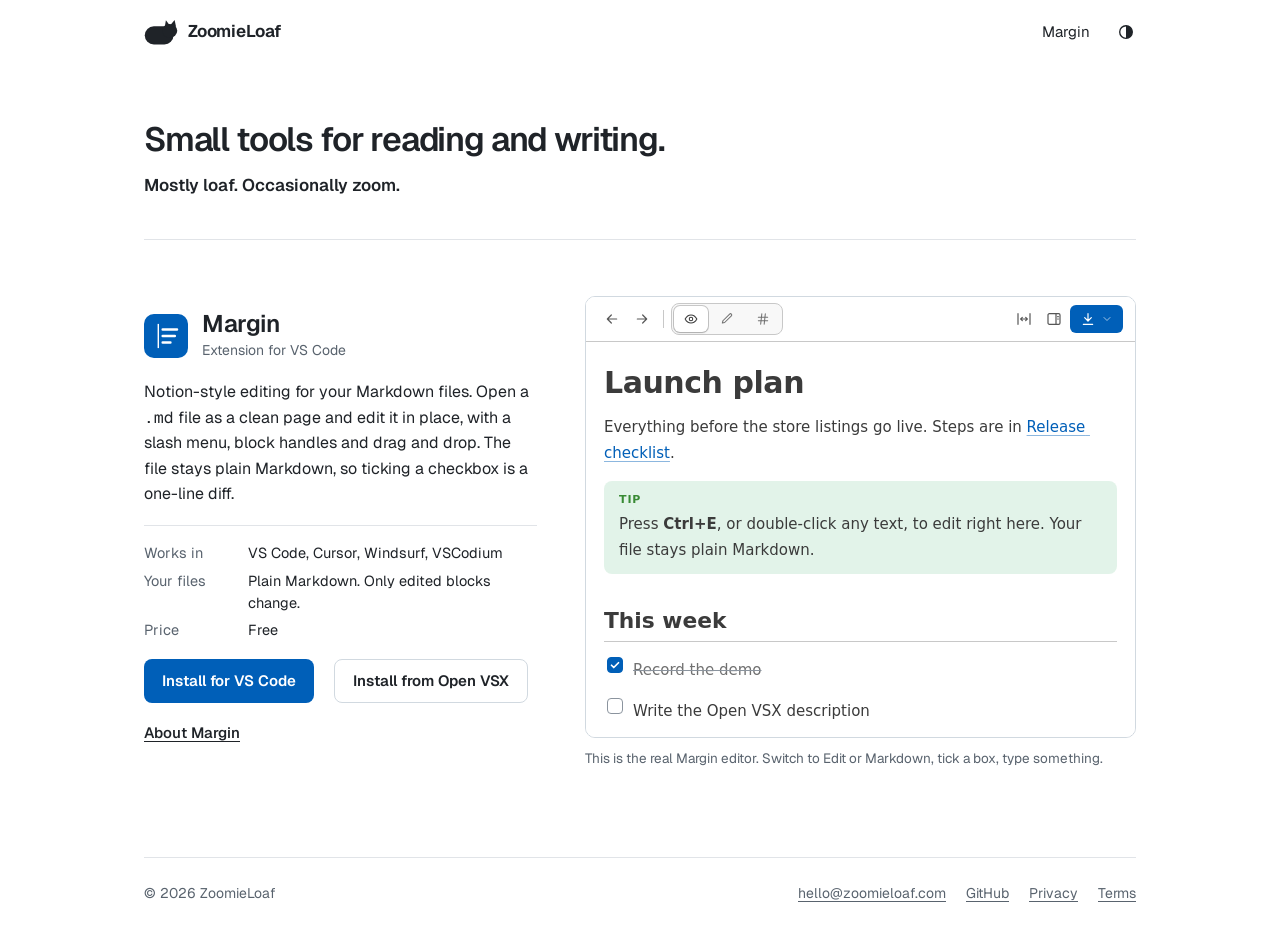
<file: index.html>
<!doctype html>
<html lang="en">
<head>
<meta charset="utf-8">
<meta name="viewport" content="width=device-width, initial-scale=1">
<title>ZoomieLoaf: small tools for reading and writing</title>
<meta name="description" content="ZoomieLoaf makes small tools for reading and writing, like Margin, a Markdown editor for VS Code. Mostly loaf. Occasionally zoom.">
<link rel="icon" href="favicon.svg" type="image/svg+xml">
<link rel="stylesheet" href="assets/site.css">
<script src="assets/theme.js"></script>
<script src="assets/site.js" defer></script>
</head>
<body>
<header class="wrap site-header">
<div class="brand"><button class="zl-catbtn" type="button" aria-label="Make the loaf zoom">
<svg class="zl-puff" viewBox="0 0 44 18" aria-hidden="true"><circle cx="11" cy="12" r="5"/><circle cx="22" cy="9" r="6.5"/><circle cx="33" cy="12" r="4.5"/></svg>
<svg class="zl-cat" viewBox="76 14 180 136" aria-hidden="true">
<mask id="zl-eyes"><rect x="76" y="14" width="180" height="136" fill="#fff"/><circle cx="198" cy="76" r="9.5" fill="#000"/><circle cx="227" cy="76" r="9.5" fill="#000"/></mask>
<g class="zl-plain"><rect x="80" y="52" width="152" height="96" rx="48"/><ellipse cx="212" cy="76" rx="40" ry="36"/><path d="M186 54 192 20 211 45ZM217 43 238 18 246 56Z"/></g>
<g class="zl-eyed" mask="url(#zl-eyes)"><rect x="80" y="52" width="152" height="96" rx="48"/><ellipse cx="212" cy="76" rx="40" ry="36"/><path d="M186 54 192 20 211 45ZM217 43 238 18 246 56Z"/></g>
</svg>
</button><a href="index.html">ZoomieLoaf</a></div>
<nav class="hnav" aria-label="Main"><a href="margin/index.html">Margin</a><button class="tgl" type="button" aria-label="Switch between light and dark theme"><svg viewBox="0 0 20 20" aria-hidden="true"><circle cx="10" cy="10" r="7" fill="none" stroke="currentColor" stroke-width="1.5"/><path d="M10 3 A7 7 0 0 1 10 17 Z" fill="currentColor"/></svg></button></nav>
</header>
<main>
<section class="wrap intro"><div>
<h1>Small tools for reading and writing.</h1>
<p class="tagline">Mostly loaf. Occasionally zoom.</p>
</div></section>
<div class="wrap products">
<article class="prod" aria-labelledby="p-margin">
<div class="prod-text">
<div class="prod-name"><svg viewBox="0 0 40 40" aria-hidden="true"><rect class="icon-bg accent" width="40" height="40" rx="9"/><path class="icon-fg thin" d="M13 9 V31"/><path class="icon-fg bold" d="M17 14 H30 M17 20 H28 M17 26 H24"/></svg><div><h2 id="p-margin"><a href="margin/index.html">Margin</a></h2><div class="kind">Extension for VS Code</div></div></div>
<p>Notion-style editing for your Markdown files. Open a <code>.md</code> file as a clean page and edit it in place, with a slash menu, block handles and drag and drop. The file stays plain Markdown, so ticking a checkbox is a one-line diff.</p>
<dl class="facts">
<dt>Works in</dt><dd>VS Code, Cursor, Windsurf, VSCodium</dd>
<dt>Your files</dt><dd>Plain Markdown. Only edited blocks change.</dd>
<dt>Price</dt><dd>Free</dd>
</dl>
<div class="actions"><a class="btn" href="https://marketplace.visualstudio.com/items?itemName=zoomieloaf.margin">Install for VS Code</a><a class="btn ghost" href="https://open-vsx.org/extension/zoomieloaf/margin">Install from Open VSX</a><a class="lnk" href="margin/index.html">About Margin</a></div>
</div>
<div>
<div class="frame live"><iframe src="embed/margin.html" title="Margin, running live on a sample file"></iframe></div>
<p class="try">This is the real Margin editor. Switch to Edit or Markdown, tick a box, type something.</p>
</div>
</article>

</div>
</main>
<footer class="wrap site-footer">
<div><span>© 2026 ZoomieLoaf</span><nav aria-label="Footer"><a href="mailto:hello@zoomieloaf.com">hello@zoomieloaf.com</a><a href="https://github.com/zoomieloaf">GitHub</a><a href="privacy/index.html">Privacy</a><a href="terms/index.html">Terms</a></nav></div>
</footer>
</body>
</html>
</file>
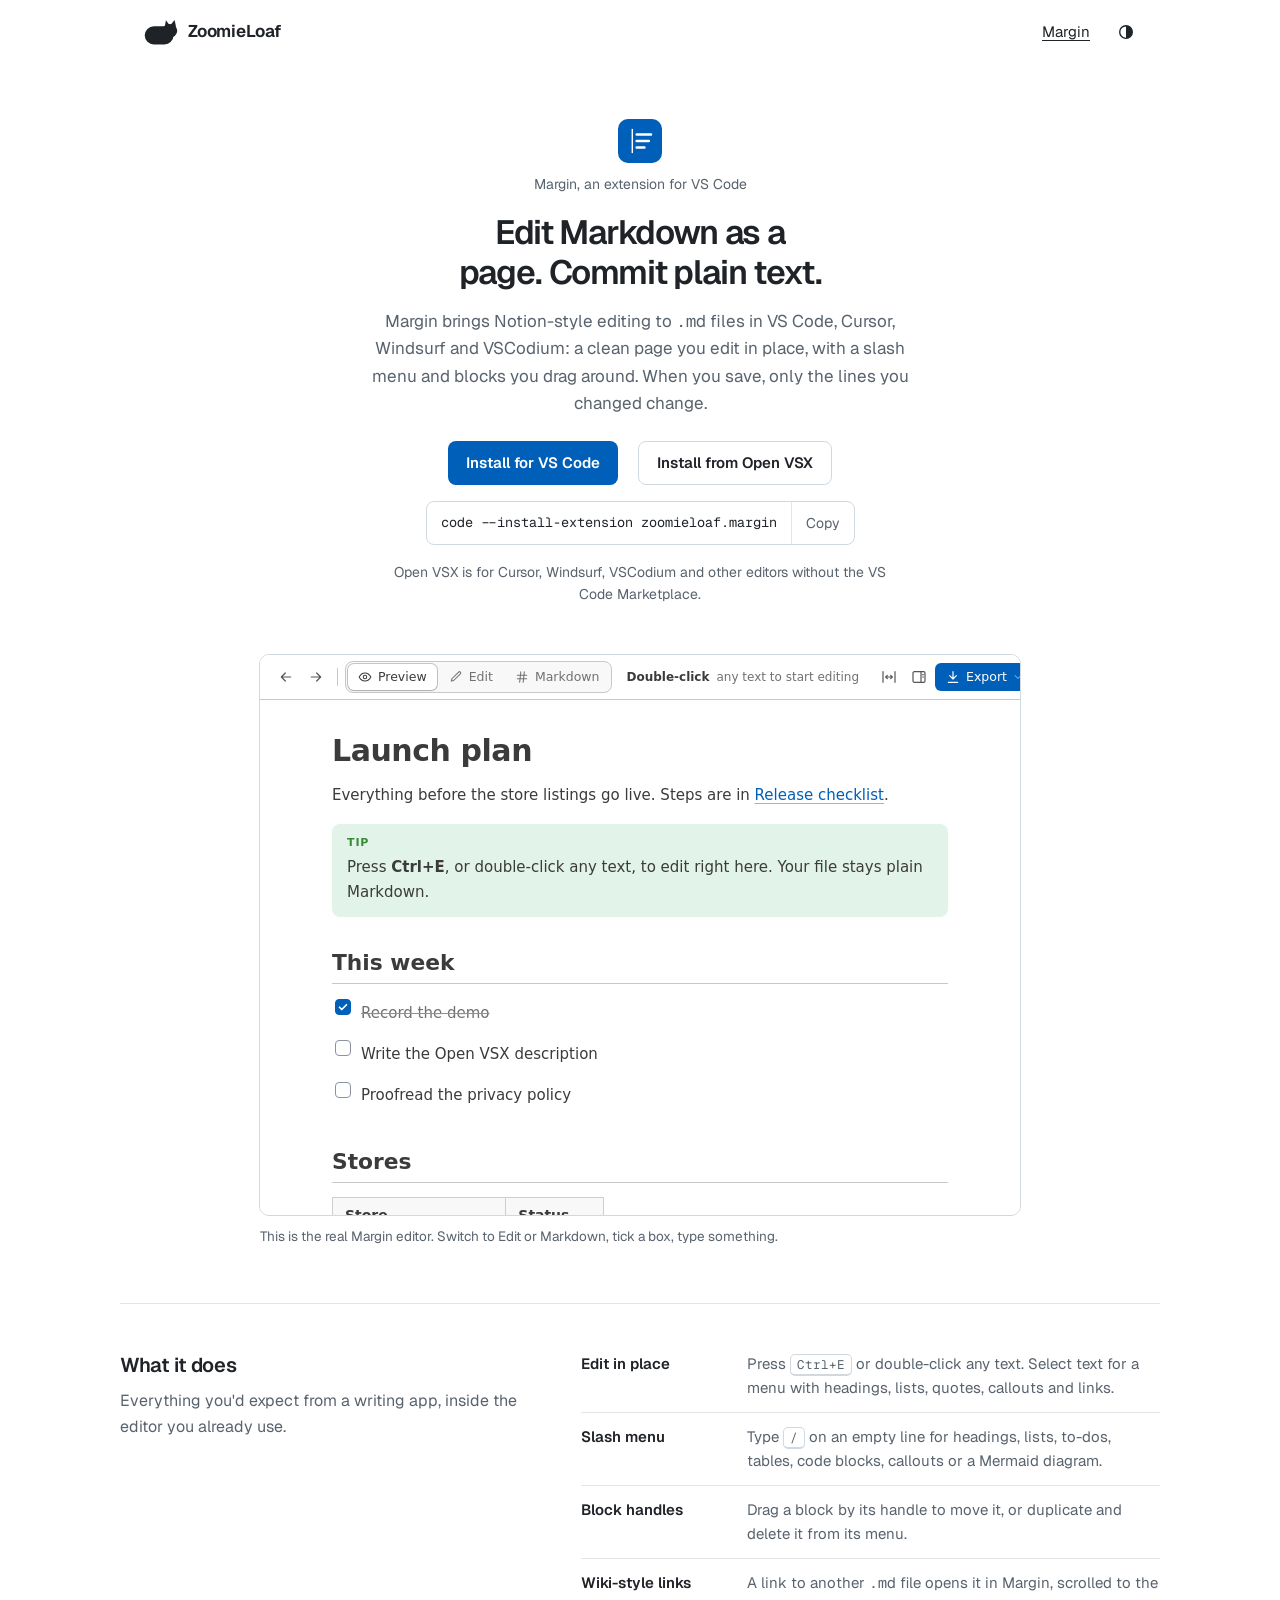
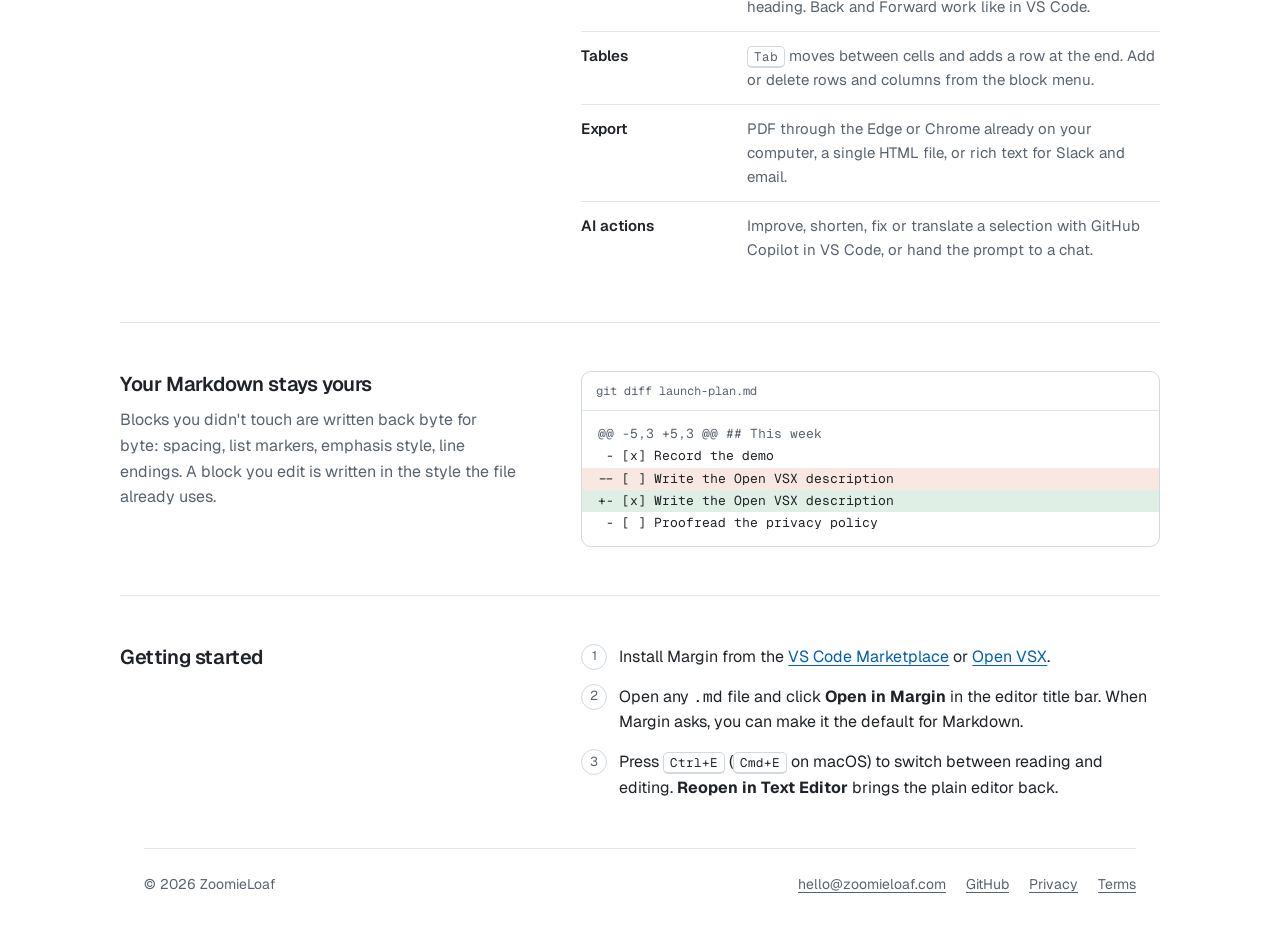
<file: margin/index.html>
<!doctype html>
<html lang="en">
<head>
<meta charset="utf-8">
<meta name="viewport" content="width=device-width, initial-scale=1">
<title>Margin: edit Markdown as a page in VS Code</title>
<meta name="description" content="Notion-style editing for Markdown in VS Code, Cursor, Windsurf and VSCodium. Edit .md files as a clean page; the file stays plain Markdown.">
<link rel="icon" href="../favicon.svg" type="image/svg+xml">
<link rel="stylesheet" href="../assets/site.css">
<script src="../assets/theme.js"></script>
<script src="../assets/site.js" defer></script>
</head>
<body>
<header class="wrap site-header">
<div class="brand"><button class="zl-catbtn" type="button" aria-label="Make the loaf zoom">
<svg class="zl-puff" viewBox="0 0 44 18" aria-hidden="true"><circle cx="11" cy="12" r="5"/><circle cx="22" cy="9" r="6.5"/><circle cx="33" cy="12" r="4.5"/></svg>
<svg class="zl-cat" viewBox="76 14 180 136" aria-hidden="true">
<mask id="zl-eyes"><rect x="76" y="14" width="180" height="136" fill="#fff"/><circle cx="198" cy="76" r="9.5" fill="#000"/><circle cx="227" cy="76" r="9.5" fill="#000"/></mask>
<g class="zl-plain"><rect x="80" y="52" width="152" height="96" rx="48"/><ellipse cx="212" cy="76" rx="40" ry="36"/><path d="M186 54 192 20 211 45ZM217 43 238 18 246 56Z"/></g>
<g class="zl-eyed" mask="url(#zl-eyes)"><rect x="80" y="52" width="152" height="96" rx="48"/><ellipse cx="212" cy="76" rx="40" ry="36"/><path d="M186 54 192 20 211 45ZM217 43 238 18 246 56Z"/></g>
</svg>
</button><a href="../index.html">ZoomieLoaf</a></div>
<nav class="hnav" aria-label="Main"><a href="../margin/index.html" aria-current="page">Margin</a><button class="tgl" type="button" aria-label="Switch between light and dark theme"><svg viewBox="0 0 20 20" aria-hidden="true"><circle cx="10" cy="10" r="7" fill="none" stroke="currentColor" stroke-width="1.5"/><path d="M10 3 A7 7 0 0 1 10 17 Z" fill="currentColor"/></svg></button></nav>
</header>
<main>
<section class="wrap phero">
<div class="prod-name"><svg viewBox="0 0 40 40" aria-hidden="true"><rect class="icon-bg accent" width="40" height="40" rx="9"/><path class="icon-fg thin" d="M13 9 V31"/><path class="icon-fg bold" d="M17 14 H30 M17 20 H28 M17 26 H24"/></svg><div class="kind">Margin, an extension for VS Code</div></div>
<h1>Edit Markdown as a page. Commit plain text.</h1>
<p>Margin brings Notion-style editing to <code>.md</code> files in VS Code, Cursor, Windsurf and VSCodium: a clean page you edit in place, with a slash menu and blocks you drag around. When you save, only the lines you changed change.</p>
<div class="actions"><a class="btn" href="https://marketplace.visualstudio.com/items?itemName=zoomieloaf.margin">Install for VS Code</a><a class="btn ghost" href="https://open-vsx.org/extension/zoomieloaf/margin">Install from Open VSX</a></div>
<span class="cmd"><code>code --install-extension zoomieloaf.margin</code><button type="button" data-copy="code --install-extension zoomieloaf.margin">Copy</button></span>
<p class="small">Open VSX is for Cursor, Windsurf, VSCodium and other editors without the VS Code Marketplace.</p>
</section>
<section class="wrap showcase"><div>
<div class="frame live"><iframe src="../embed/margin.html" title="Margin, running live on a sample file"></iframe></div>
<p class="try">This is the real Margin editor. Switch to Edit or Markdown, tick a box, type something.</p>
</div></section>
<section class="wrap section">
<div><h2>What it does</h2><p class="lede">Everything you'd expect from a writing app, inside the editor you already use.</p></div>
<dl class="feature-list"><div><dt>Edit in place</dt><dd>Press <kbd>Ctrl+E</kbd> or double-click any text. Select text for a menu with headings, lists, quotes, callouts and links.</dd></div><div><dt>Slash menu</dt><dd>Type <kbd>/</kbd> on an empty line for headings, lists, to-dos, tables, code blocks, callouts or a Mermaid diagram.</dd></div><div><dt>Block handles</dt><dd>Drag a block by its handle to move it, or duplicate and delete it from its menu.</dd></div><div><dt>Wiki-style links</dt><dd>A link to another <code>.md</code> file opens it in Margin, scrolled to the heading. Back and Forward work like in VS Code.</dd></div><div><dt>Tables</dt><dd><kbd>Tab</kbd> moves between cells and adds a row at the end. Add or delete rows and columns from the block menu.</dd></div><div><dt>Export</dt><dd>PDF through the Edge or Chrome already on your computer, a single HTML file, or rich text for Slack and email.</dd></div><div><dt>AI actions</dt><dd>Improve, shorten, fix or translate a selection with GitHub Copilot in VS Code, or hand the prompt to a chat.</dd></div></dl>
</section>
<section class="wrap section">
<div><h2>Your Markdown stays yours</h2><p class="lede">Blocks you didn't touch are written back byte for byte: spacing, list markers, emphasis style, line endings. A block you edit is written in the style the file already uses.</p></div>
<div class="frame">
<div class="frame-bar"><span class="mono file">git diff launch-plan.md</span></div>
<div class="diff mono diff-body"><span class="d hunk">@@ -5,3 +5,3 @@ ## This week</span><span class="d"> - [x] Record the demo</span><span class="d del">-- [ ] Write the Open VSX description</span><span class="d add">+- [x] Write the Open VSX description</span><span class="d"> - [ ] Proofread the privacy policy</span></div>
</div>
</section>
<section class="wrap section">
<div><h2>Getting started</h2></div>
<ol class="steps">
<li><span>Install Margin from the <a href="https://marketplace.visualstudio.com/items?itemName=zoomieloaf.margin">VS Code Marketplace</a> or <a href="https://open-vsx.org/extension/zoomieloaf/margin">Open VSX</a>.</span></li>
<li><span>Open any <code>.md</code> file and click <b>Open in Margin</b> in the editor title bar. When Margin asks, you can make it the default for Markdown.</span></li>
<li><span>Press <kbd>Ctrl+E</kbd> (<kbd>Cmd+E</kbd> on macOS) to switch between reading and editing. <b>Reopen in Text Editor</b> brings the plain editor back.</span></li>
</ol>
</section>
</main>
<footer class="wrap site-footer">
<div><span>© 2026 ZoomieLoaf</span><nav aria-label="Footer"><a href="mailto:hello@zoomieloaf.com">hello@zoomieloaf.com</a><a href="https://github.com/zoomieloaf">GitHub</a><a href="../privacy/index.html">Privacy</a><a href="../terms/index.html">Terms</a></nav></div>
</footer>
</body>
</html>
</file>
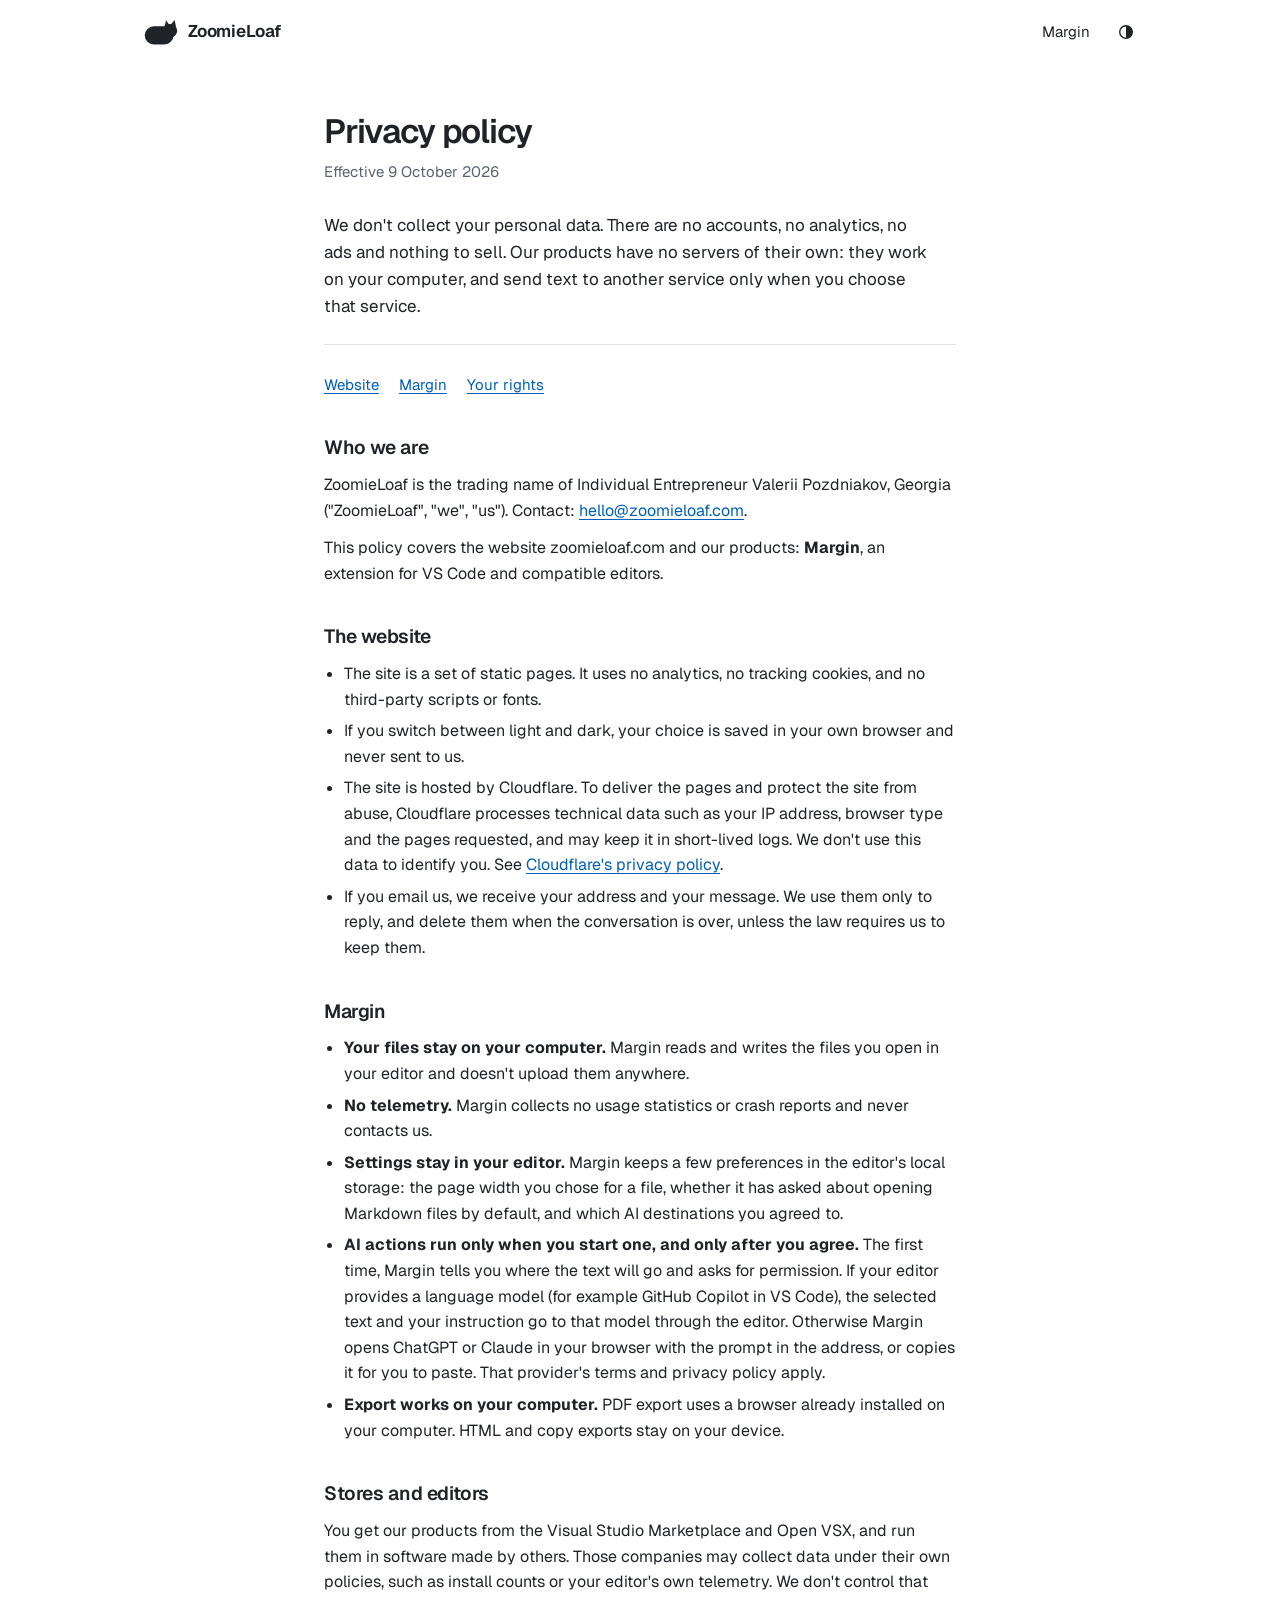
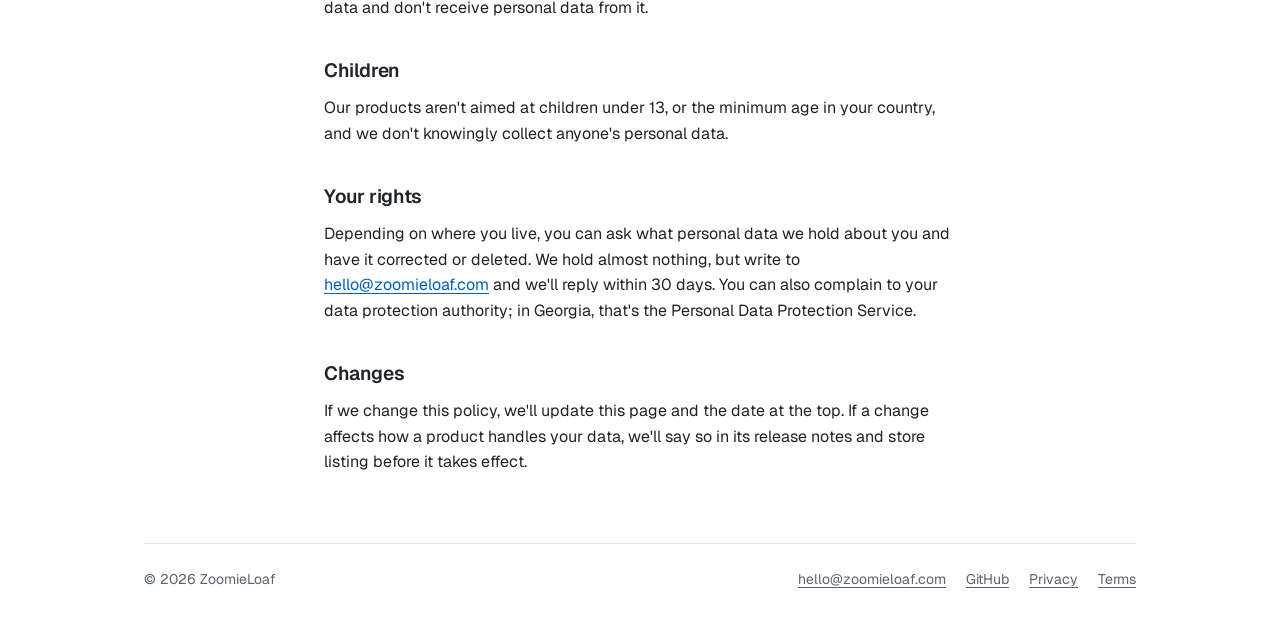
<file: privacy/index.html>
<!doctype html>
<html lang="en">
<head>
<meta charset="utf-8">
<meta name="viewport" content="width=device-width, initial-scale=1">
<title>Privacy policy: ZoomieLoaf</title>
<meta name="description" content="How ZoomieLoaf's website and products handle your data.">
<link rel="icon" href="../favicon.svg" type="image/svg+xml">
<link rel="stylesheet" href="../assets/site.css">
<script src="../assets/theme.js"></script>
<script src="../assets/site.js" defer></script>
</head>
<body>
<header class="wrap site-header">
<div class="brand"><button class="zl-catbtn" type="button" aria-label="Make the loaf zoom">
<svg class="zl-puff" viewBox="0 0 44 18" aria-hidden="true"><circle cx="11" cy="12" r="5"/><circle cx="22" cy="9" r="6.5"/><circle cx="33" cy="12" r="4.5"/></svg>
<svg class="zl-cat" viewBox="76 14 180 136" aria-hidden="true">
<mask id="zl-eyes"><rect x="76" y="14" width="180" height="136" fill="#fff"/><circle cx="198" cy="76" r="9.5" fill="#000"/><circle cx="227" cy="76" r="9.5" fill="#000"/></mask>
<g class="zl-plain"><rect x="80" y="52" width="152" height="96" rx="48"/><ellipse cx="212" cy="76" rx="40" ry="36"/><path d="M186 54 192 20 211 45ZM217 43 238 18 246 56Z"/></g>
<g class="zl-eyed" mask="url(#zl-eyes)"><rect x="80" y="52" width="152" height="96" rx="48"/><ellipse cx="212" cy="76" rx="40" ry="36"/><path d="M186 54 192 20 211 45ZM217 43 238 18 246 56Z"/></g>
</svg>
</button><a href="../index.html">ZoomieLoaf</a></div>
<nav class="hnav" aria-label="Main"><a href="../margin/index.html">Margin</a><button class="tgl" type="button" aria-label="Switch between light and dark theme"><svg viewBox="0 0 20 20" aria-hidden="true"><circle cx="10" cy="10" r="7" fill="none" stroke="currentColor" stroke-width="1.5"/><path d="M10 3 A7 7 0 0 1 10 17 Z" fill="currentColor"/></svg></button></nav>
</header>
<main>
<article class="wrap legal">
<h1>Privacy policy</h1>
<p class="effective">Effective 9 October 2026</p>
<p class="lead">We don't collect your personal data. There are no accounts, no analytics, no ads and nothing to sell. Our products have no servers of their own: they work on your computer, and send text to another service only when you choose that service.</p>
<nav class="toc" aria-label="On this page"><a href="#website">Website</a><a href="#margin">Margin</a><a href="#rights">Your rights</a></nav>

<h2>Who we are</h2>
<p>ZoomieLoaf is the trading name of Individual Entrepreneur Valerii Pozdniakov, Georgia ("ZoomieLoaf", "we", "us"). Contact: <a href="mailto:hello@zoomieloaf.com">hello@zoomieloaf.com</a>.</p>
<p>This policy covers the website zoomieloaf.com and our products: <b>Margin</b>, an extension for VS Code and compatible editors.</p>

<h2 id="website">The website</h2>
<ul>
<li>The site is a set of static pages. It uses no analytics, no tracking cookies, and no third-party scripts or fonts.</li>
<li>If you switch between light and dark, your choice is saved in your own browser and never sent to us.</li>
<li>The site is hosted by Cloudflare. To deliver the pages and protect the site from abuse, Cloudflare processes technical data such as your IP address, browser type and the pages requested, and may keep it in short-lived logs. We don't use this data to identify you. See <a href="https://www.cloudflare.com/privacypolicy/">Cloudflare's privacy policy</a>.</li>
<li>If you email us, we receive your address and your message. We use them only to reply, and delete them when the conversation is over, unless the law requires us to keep them.</li>
</ul>

<h2 id="margin">Margin</h2>
<ul>
<li><b>Your files stay on your computer.</b> Margin reads and writes the files you open in your editor and doesn't upload them anywhere.</li>
<li><b>No telemetry.</b> Margin collects no usage statistics or crash reports and never contacts us.</li>
<li><b>Settings stay in your editor.</b> Margin keeps a few preferences in the editor's local storage: the page width you chose for a file, whether it has asked about opening Markdown files by default, and which AI destinations you agreed to.</li>
<li><b>AI actions run only when you start one, and only after you agree.</b> The first time, Margin tells you where the text will go and asks for permission. If your editor provides a language model (for example GitHub Copilot in VS Code), the selected text and your instruction go to that model through the editor. Otherwise Margin opens ChatGPT or Claude in your browser with the prompt in the address, or copies it for you to paste. That provider's terms and privacy policy apply.</li>
<li><b>Export works on your computer.</b> PDF export uses a browser already installed on your computer. HTML and copy exports stay on your device.</li>
</ul>

<h2>Stores and editors</h2>
<p>You get our products from the Visual Studio Marketplace and Open VSX, and run them in software made by others. Those companies may collect data under their own policies, such as install counts or your editor's own telemetry. We don't control that data and don't receive personal data from it.</p>

<h2>Children</h2>
<p>Our products aren't aimed at children under 13, or the minimum age in your country, and we don't knowingly collect anyone's personal data.</p>

<h2 id="rights">Your rights</h2>
<p>Depending on where you live, you can ask what personal data we hold about you and have it corrected or deleted. We hold almost nothing, but write to <a href="mailto:hello@zoomieloaf.com">hello@zoomieloaf.com</a> and we'll reply within 30 days. You can also complain to your data protection authority; in Georgia, that's the Personal Data Protection Service.</p>

<h2>Changes</h2>
<p>If we change this policy, we'll update this page and the date at the top. If a change affects how a product handles your data, we'll say so in its release notes and store listing before it takes effect.</p>
</article>
</main>
<footer class="wrap site-footer">
<div><span>© 2026 ZoomieLoaf</span><nav aria-label="Footer"><a href="mailto:hello@zoomieloaf.com">hello@zoomieloaf.com</a><a href="https://github.com/zoomieloaf">GitHub</a><a href="../privacy/index.html">Privacy</a><a href="../terms/index.html">Terms</a></nav></div>
</footer>
</body>
</html>
</file>
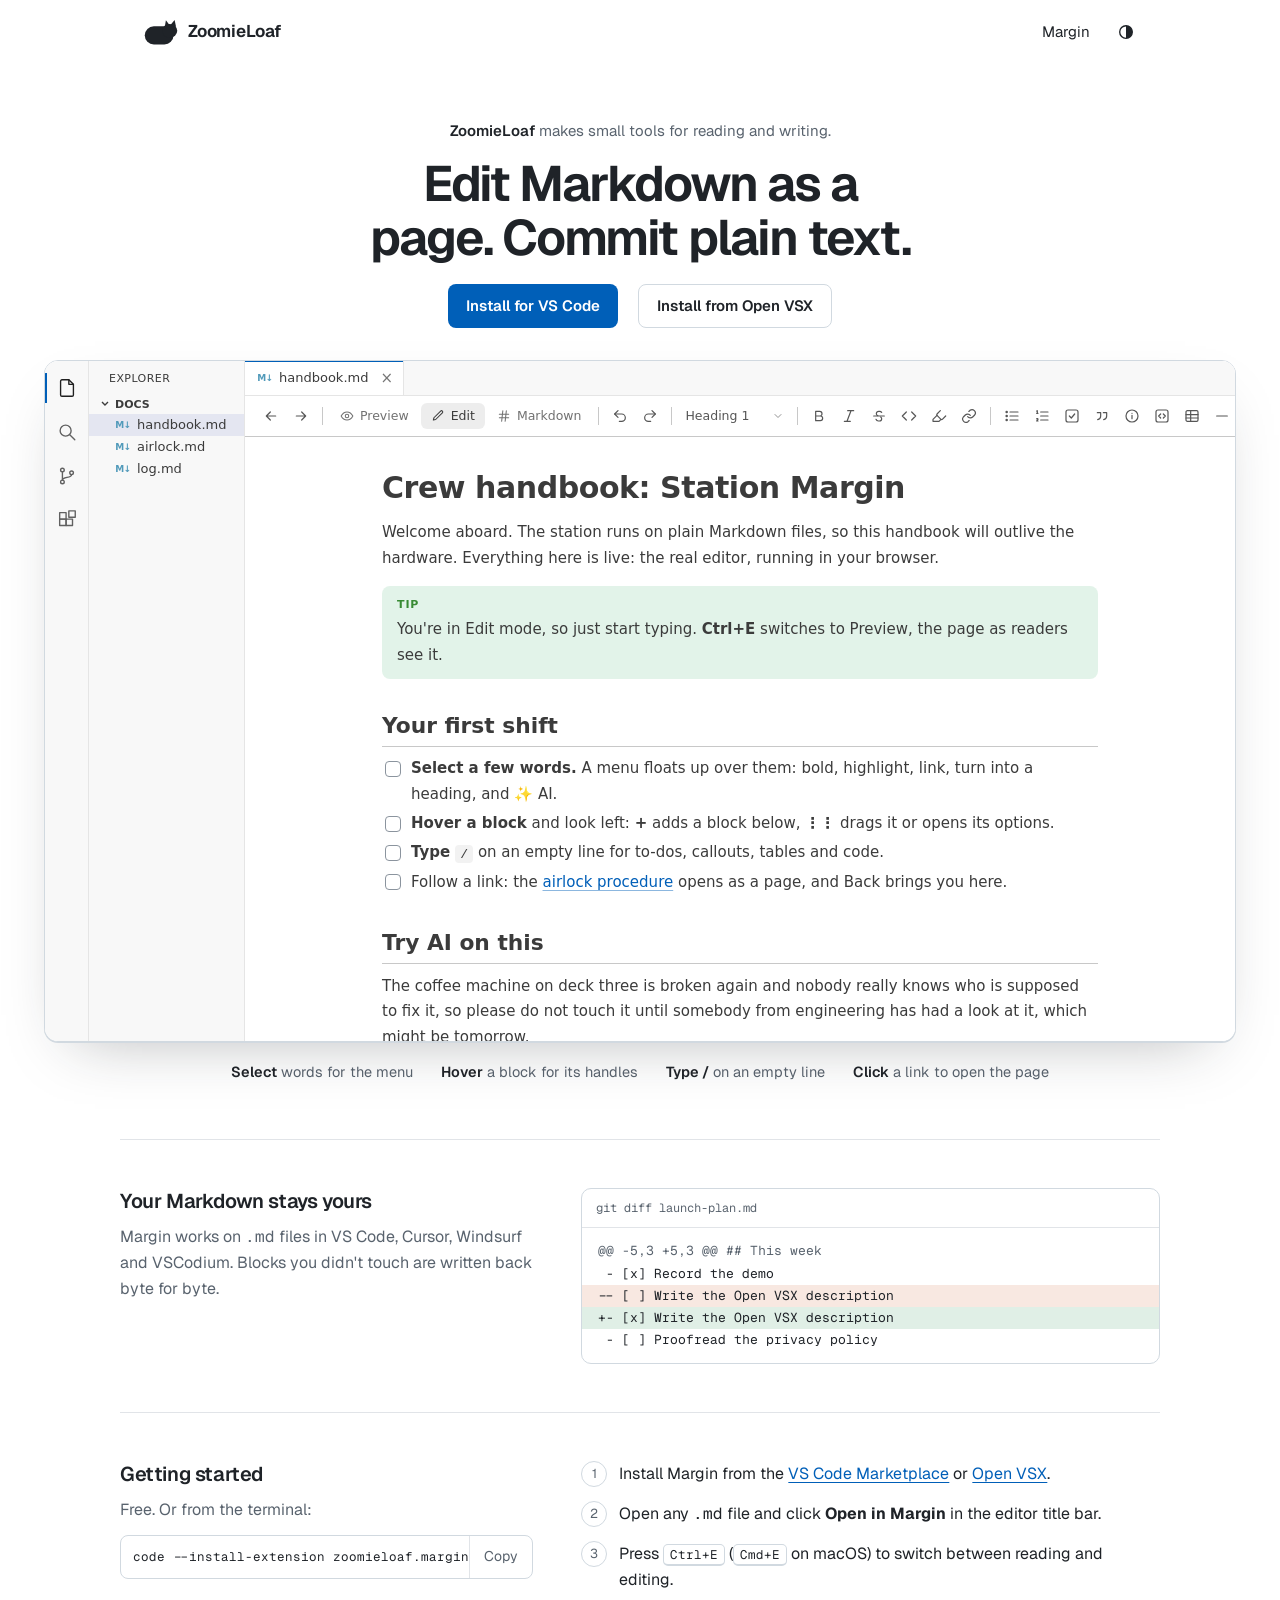
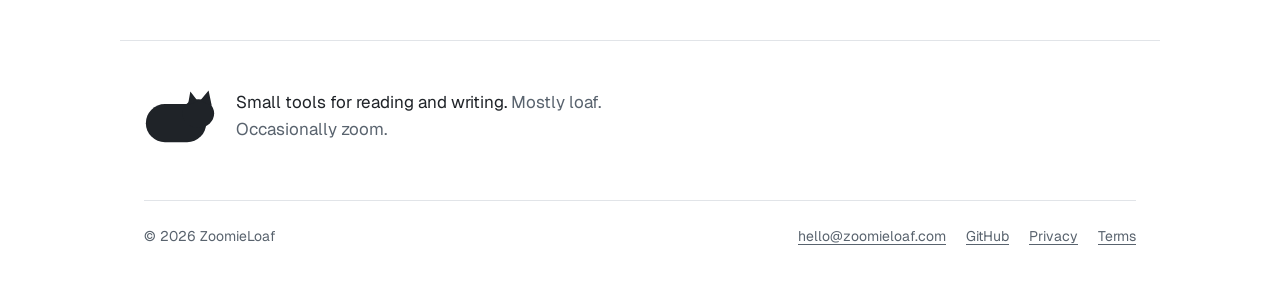
<file: public/index.html>
<!doctype html>
<html lang="en">
<head>
<meta charset="utf-8">
<meta name="viewport" content="width=device-width, initial-scale=1">
<title>ZoomieLoaf: small tools for reading and writing</title>
<meta name="description" content="ZoomieLoaf makes small tools for reading and writing, like Margin, a Markdown editor for VS Code. Mostly loaf. Occasionally zoom.">
<link rel="icon" href="favicon.svg" type="image/svg+xml">
<link rel="stylesheet" href="assets/site.css">
<script src="assets/theme.js"></script>
<script src="assets/site.js" defer></script>
</head>
<body>
<header class="wrap site-header">
<div class="brand"><button class="zl-catbtn" type="button" aria-label="Make the loaf zoom">
<svg class="zl-puff" viewBox="0 0 44 18" aria-hidden="true"><circle cx="11" cy="12" r="5"/><circle cx="22" cy="9" r="6.5"/><circle cx="33" cy="12" r="4.5"/></svg>
<svg class="zl-cat" viewBox="76 14 180 136" aria-hidden="true">
<mask id="zl-eyes"><rect x="76" y="14" width="180" height="136" fill="#fff"/><circle cx="198" cy="76" r="9.5" fill="#000"/><circle cx="227" cy="76" r="9.5" fill="#000"/></mask>
<g class="zl-plain"><rect x="80" y="52" width="152" height="96" rx="48"/><ellipse cx="212" cy="76" rx="40" ry="36"/><path d="M186 54 192 20 211 45ZM217 43 238 18 246 56Z"/></g>
<g class="zl-eyed" mask="url(#zl-eyes)"><rect x="80" y="52" width="152" height="96" rx="48"/><ellipse cx="212" cy="76" rx="40" ry="36"/><path d="M186 54 192 20 211 45ZM217 43 238 18 246 56Z"/></g>
</svg>
</button><a href="index.html">ZoomieLoaf</a></div>
<nav class="hnav" aria-label="Main"><a href="margin/index.html">Margin</a><button class="tgl" type="button" aria-label="Switch between light and dark theme"><svg viewBox="0 0 20 20" aria-hidden="true"><circle cx="10" cy="10" r="7" fill="none" stroke="currentColor" stroke-width="1.5"/><path d="M10 3 A7 7 0 0 1 10 17 Z" fill="currentColor"/></svg></button></nav>
</header>
<main>
<section class="wrap lead">
<p class="studio"><b>ZoomieLoaf</b> makes small tools for reading and writing.</p>
<h1>Edit Markdown as a page. Commit plain text.</h1>
<div class="actions"><a class="btn" href="https://marketplace.visualstudio.com/items?itemName=zoomieloaf.margin">Install for VS Code</a><a class="btn ghost" href="https://open-vsx.org/extension/zoomieloaf/margin">Install from Open VSX</a></div>
</section>
<section class="wrap stage"><div class="frame live"><iframe src="embed/margin.html" title="Margin, running live in a small VS Code window with sample files"></iframe></div></section>
<p class="wrap hints"><span><b>Select</b> words for the menu</span><span><b>Hover</b> a block for its handles</span><span><b>Type /</b> on an empty line</span><span><b>Click</b> a link to open the page</span></p>
<section class="wrap section">
<div><h2>Your Markdown stays yours</h2><p class="lede">Margin works on <code>.md</code> files in VS Code, Cursor, Windsurf and VSCodium. Blocks you didn't touch are written back byte for byte.</p></div>
<div class="frame">
<div class="frame-bar"><span class="mono file">git diff launch-plan.md</span></div>
<div class="diff mono diff-body"><span class="d hunk">@@ -5,3 +5,3 @@ ## This week</span><span class="d"> - [x] Record the demo</span><span class="d del">-- [ ] Write the Open VSX description</span><span class="d add">+- [x] Write the Open VSX description</span><span class="d"> - [ ] Proofread the privacy policy</span></div>
</div>
</section>
<section class="wrap section">
<div><h2>Getting started</h2><p class="lede">Free. Or from the terminal:</p><p style="margin-top:12px"><span class="cmd"><code>code --install-extension zoomieloaf.margin</code><button type="button" data-copy="code --install-extension zoomieloaf.margin">Copy</button></span></p></div>
<ol class="steps">
<li><span>Install Margin from the <a href="https://marketplace.visualstudio.com/items?itemName=zoomieloaf.margin">VS Code Marketplace</a> or <a href="https://open-vsx.org/extension/zoomieloaf/margin">Open VSX</a>.</span></li>
<li><span>Open any <code>.md</code> file and click <b>Open in Margin</b> in the editor title bar.</span></li>
<li><span>Press <kbd>Ctrl+E</kbd> (<kbd>Cmd+E</kbd> on macOS) to switch between reading and editing.</span></li>
</ol>
</section>
<section class="wrap sign"><svg viewBox="76 14 180 136" aria-hidden="true"><rect x="80" y="52" width="152" height="96" rx="48"/><ellipse cx="212" cy="76" rx="40" ry="36"/><path d="M186 54 192 20 211 45ZM217 43 238 18 246 56Z"/></svg><p>Small tools for reading and writing. <span>Mostly loaf. Occasionally zoom.</span></p></section>
</main>
<footer class="wrap site-footer">
<div><span>© 2026 ZoomieLoaf</span><nav aria-label="Footer"><a href="mailto:hello@zoomieloaf.com">hello@zoomieloaf.com</a><a href="https://github.com/zoomieloaf">GitHub</a><a href="privacy/index.html">Privacy</a><a href="terms/index.html">Terms</a></nav></div>
</footer>
</body>
</html>
</file>
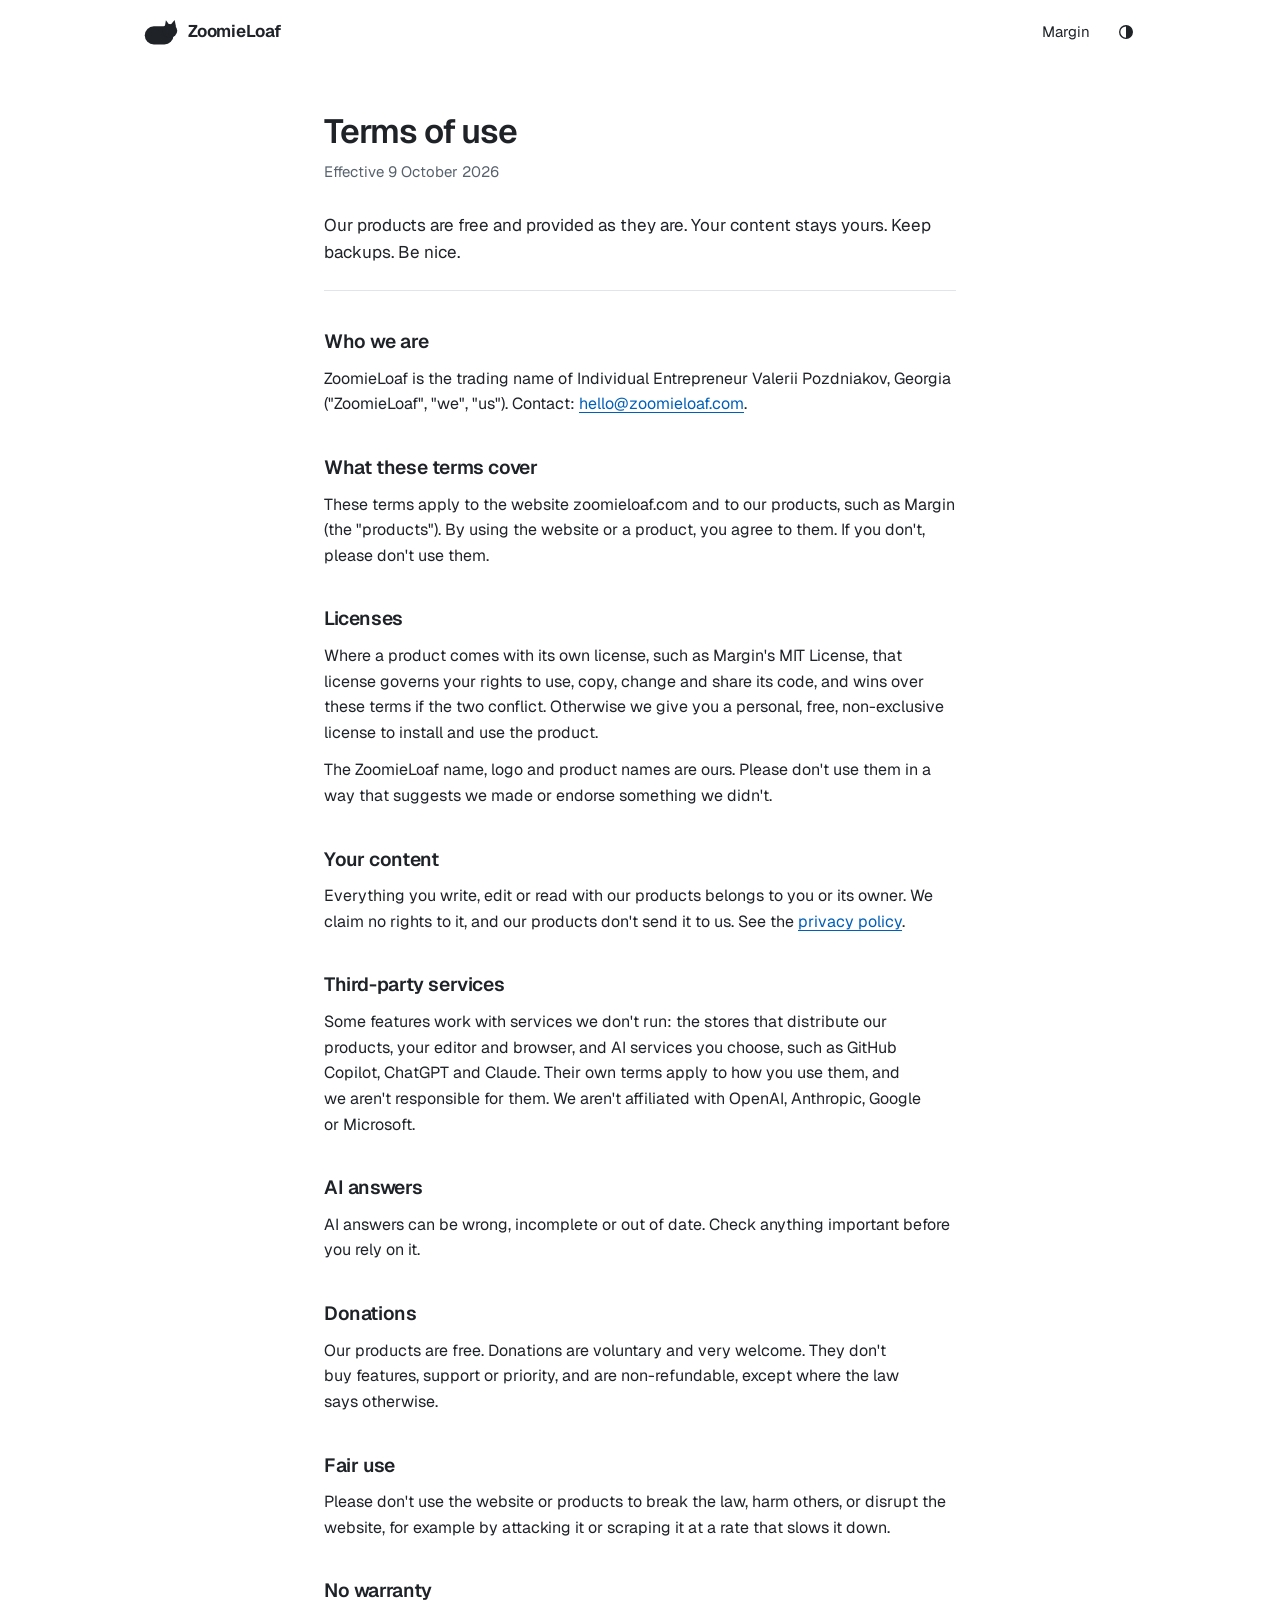
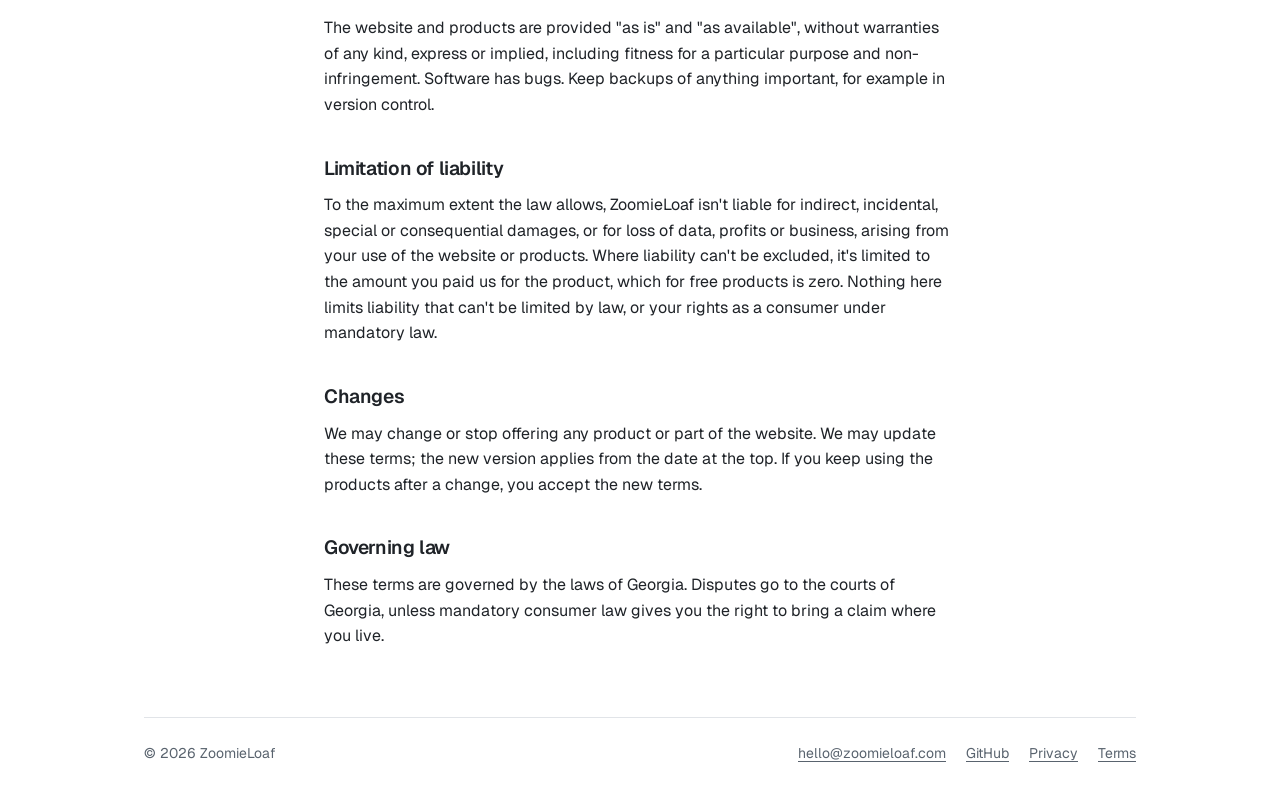
<file: terms/index.html>
<!doctype html>
<html lang="en">
<head>
<meta charset="utf-8">
<meta name="viewport" content="width=device-width, initial-scale=1">
<title>Terms of use: ZoomieLoaf</title>
<meta name="description" content="The terms for using ZoomieLoaf's website and products.">
<link rel="icon" href="../favicon.svg" type="image/svg+xml">
<link rel="stylesheet" href="../assets/site.css">
<script src="../assets/theme.js"></script>
<script src="../assets/site.js" defer></script>
</head>
<body>
<header class="wrap site-header">
<div class="brand"><button class="zl-catbtn" type="button" aria-label="Make the loaf zoom">
<svg class="zl-puff" viewBox="0 0 44 18" aria-hidden="true"><circle cx="11" cy="12" r="5"/><circle cx="22" cy="9" r="6.5"/><circle cx="33" cy="12" r="4.5"/></svg>
<svg class="zl-cat" viewBox="76 14 180 136" aria-hidden="true">
<mask id="zl-eyes"><rect x="76" y="14" width="180" height="136" fill="#fff"/><circle cx="198" cy="76" r="9.5" fill="#000"/><circle cx="227" cy="76" r="9.5" fill="#000"/></mask>
<g class="zl-plain"><rect x="80" y="52" width="152" height="96" rx="48"/><ellipse cx="212" cy="76" rx="40" ry="36"/><path d="M186 54 192 20 211 45ZM217 43 238 18 246 56Z"/></g>
<g class="zl-eyed" mask="url(#zl-eyes)"><rect x="80" y="52" width="152" height="96" rx="48"/><ellipse cx="212" cy="76" rx="40" ry="36"/><path d="M186 54 192 20 211 45ZM217 43 238 18 246 56Z"/></g>
</svg>
</button><a href="../index.html">ZoomieLoaf</a></div>
<nav class="hnav" aria-label="Main"><a href="../margin/index.html">Margin</a><button class="tgl" type="button" aria-label="Switch between light and dark theme"><svg viewBox="0 0 20 20" aria-hidden="true"><circle cx="10" cy="10" r="7" fill="none" stroke="currentColor" stroke-width="1.5"/><path d="M10 3 A7 7 0 0 1 10 17 Z" fill="currentColor"/></svg></button></nav>
</header>
<main>
<article class="wrap legal">
<h1>Terms of use</h1>
<p class="effective">Effective 9 October 2026</p>
<p class="lead">Our products are free and provided as they are. Your content stays yours. Keep backups. Be nice.</p>

<h2>Who we are</h2>
<p>ZoomieLoaf is the trading name of Individual Entrepreneur Valerii Pozdniakov, Georgia ("ZoomieLoaf", "we", "us"). Contact: <a href="mailto:hello@zoomieloaf.com">hello@zoomieloaf.com</a>.</p>

<h2>What these terms cover</h2>
<p>These terms apply to the website zoomieloaf.com and to our products, such as Margin (the "products"). By using the website or a product, you agree to them. If you don't, please don't use them.</p>

<h2>Licenses</h2>
<p>Where a product comes with its own license, such as Margin's MIT License, that license governs your rights to use, copy, change and share its code, and wins over these terms if the two conflict. Otherwise we give you a personal, free, non-exclusive license to install and use the product.</p>
<p>The ZoomieLoaf name, logo and product names are ours. Please don't use them in a way that suggests we made or endorse something we didn't.</p>

<h2>Your content</h2>
<p>Everything you write, edit or read with our products belongs to you or its owner. We claim no rights to it, and our products don't send it to us. See the <a href="../privacy/index.html">privacy policy</a>.</p>

<h2>Third-party services</h2>
<p>Some features work with services we don't run: the stores that distribute our products, your editor and browser, and AI services you choose, such as GitHub Copilot, ChatGPT and Claude. Their own terms apply to how you use them, and we aren't responsible for them. We aren't affiliated with OpenAI, Anthropic, Google or Microsoft.</p>

<h2>AI answers</h2>
<p>AI answers can be wrong, incomplete or out of date. Check anything important before you rely on it.</p>

<h2>Donations</h2>
<p>Our products are free. Donations are voluntary and very welcome. They don't buy features, support or priority, and are non-refundable, except where the law says otherwise.</p>

<h2>Fair use</h2>
<p>Please don't use the website or products to break the law, harm others, or disrupt the website, for example by attacking it or scraping it at a rate that slows it down.</p>

<h2>No warranty</h2>
<p>The website and products are provided "as is" and "as available", without warranties of any kind, express or implied, including fitness for a particular purpose and non-infringement. Software has bugs. Keep backups of anything important, for example in version control.</p>

<h2>Limitation of liability</h2>
<p>To the maximum extent the law allows, ZoomieLoaf isn't liable for indirect, incidental, special or consequential damages, or for loss of data, profits or business, arising from your use of the website or products. Where liability can't be excluded, it's limited to the amount you paid us for the product, which for free products is zero. Nothing here limits liability that can't be limited by law, or your rights as a consumer under mandatory law.</p>

<h2>Changes</h2>
<p>We may change or stop offering any product or part of the website. We may update these terms; the new version applies from the date at the top. If you keep using the products after a change, you accept the new terms.</p>

<h2>Governing law</h2>
<p>These terms are governed by the laws of Georgia. Disputes go to the courts of Georgia, unless mandatory consumer law gives you the right to bring a claim where you live.</p>
</article>
</main>
<footer class="wrap site-footer">
<div><span>© 2026 ZoomieLoaf</span><nav aria-label="Footer"><a href="mailto:hello@zoomieloaf.com">hello@zoomieloaf.com</a><a href="https://github.com/zoomieloaf">GitHub</a><a href="../privacy/index.html">Privacy</a><a href="../terms/index.html">Terms</a></nav></div>
</footer>
</body>
</html>
</file>
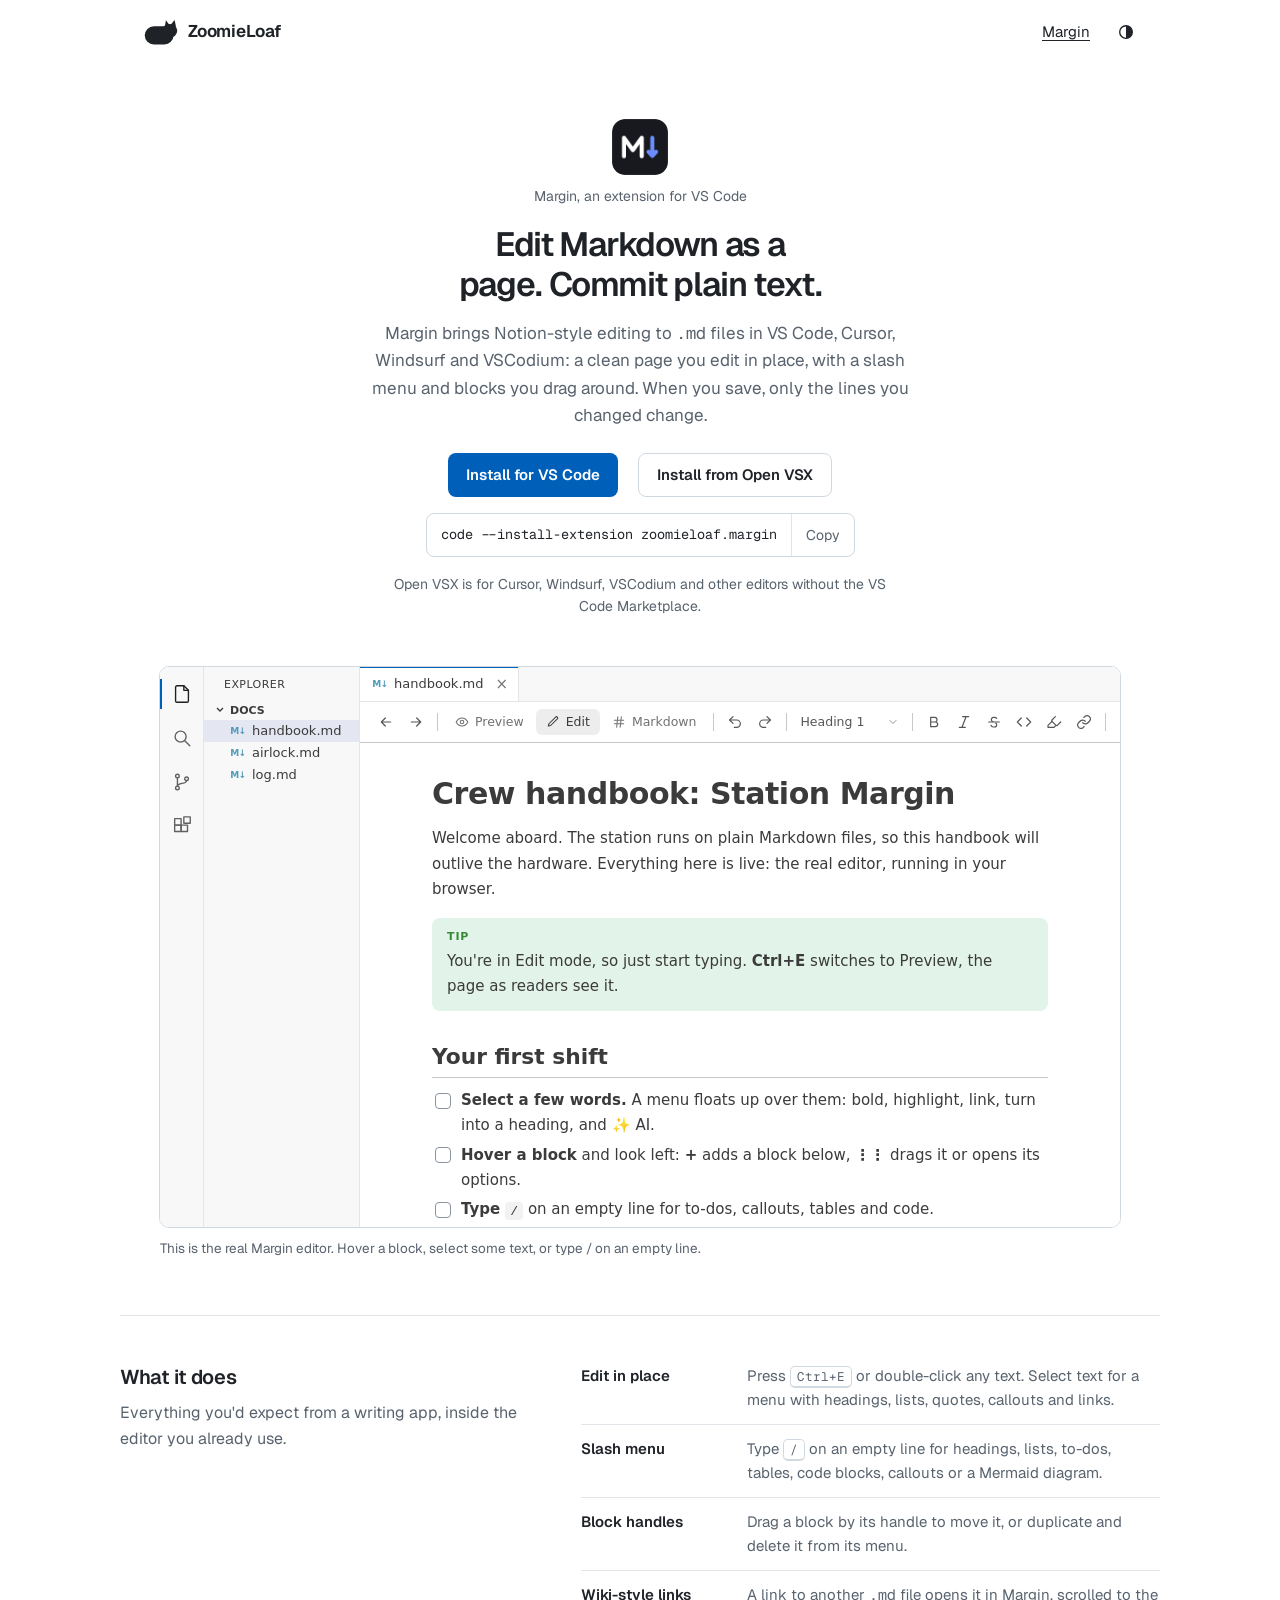
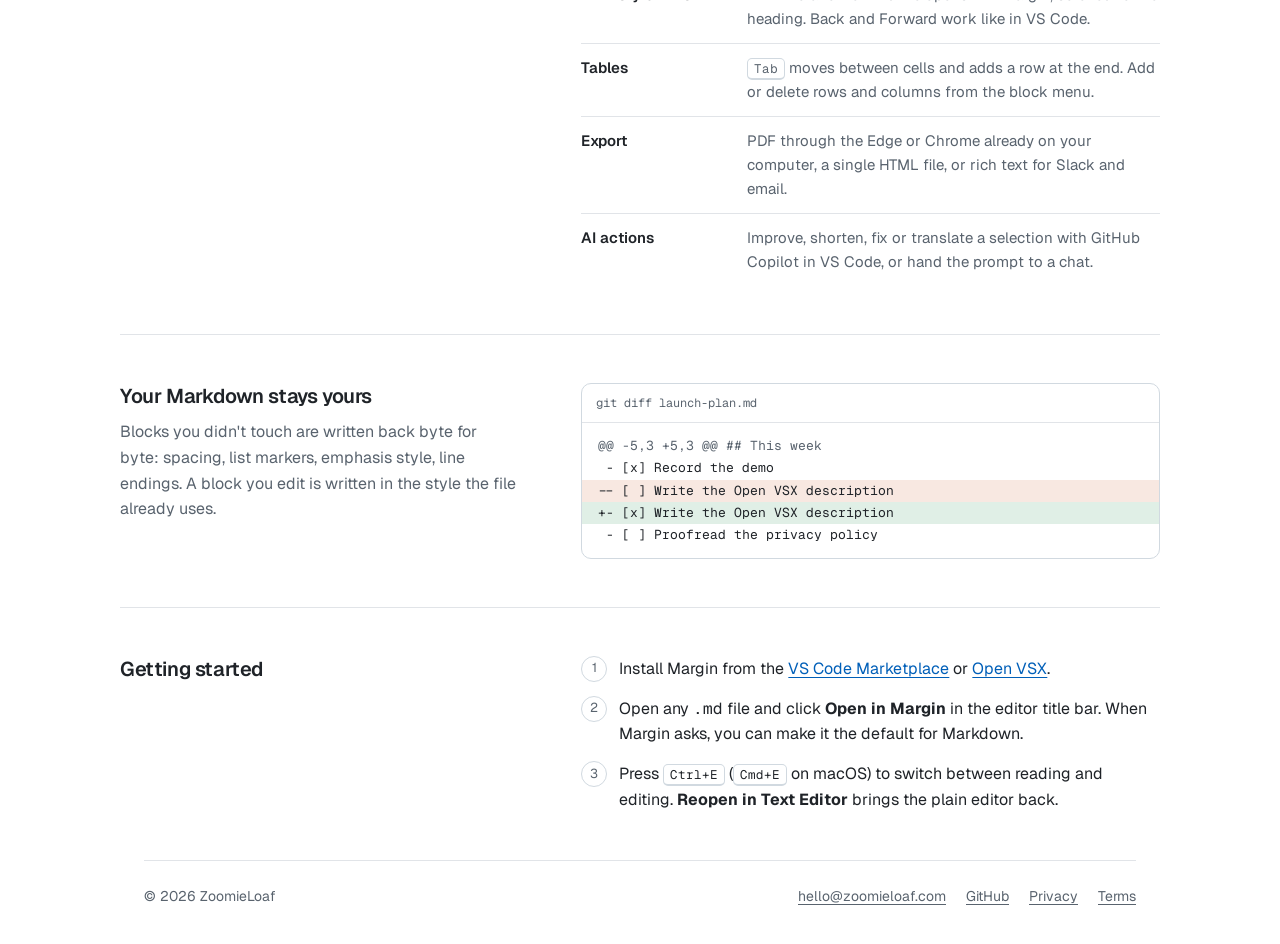
<file: public/margin/index.html>
<!doctype html>
<html lang="en">
<head>
<meta charset="utf-8">
<meta name="viewport" content="width=device-width, initial-scale=1">
<title>Margin: edit Markdown as a page in VS Code</title>
<meta name="description" content="Notion-style editing for Markdown in VS Code, Cursor, Windsurf and VSCodium. Edit .md files as a clean page; the file stays plain Markdown.">
<link rel="icon" href="../favicon.svg" type="image/svg+xml">
<link rel="stylesheet" href="../assets/site.css">
<script src="../assets/theme.js"></script>
<script src="../assets/site.js" defer></script>
</head>
<body>
<header class="wrap site-header">
<div class="brand"><button class="zl-catbtn" type="button" aria-label="Make the loaf zoom">
<svg class="zl-puff" viewBox="0 0 44 18" aria-hidden="true"><circle cx="11" cy="12" r="5"/><circle cx="22" cy="9" r="6.5"/><circle cx="33" cy="12" r="4.5"/></svg>
<svg class="zl-cat" viewBox="76 14 180 136" aria-hidden="true">
<mask id="zl-eyes"><rect x="76" y="14" width="180" height="136" fill="#fff"/><circle cx="198" cy="76" r="9.5" fill="#000"/><circle cx="227" cy="76" r="9.5" fill="#000"/></mask>
<g class="zl-plain"><rect x="80" y="52" width="152" height="96" rx="48"/><ellipse cx="212" cy="76" rx="40" ry="36"/><path d="M186 54 192 20 211 45ZM217 43 238 18 246 56Z"/></g>
<g class="zl-eyed" mask="url(#zl-eyes)"><rect x="80" y="52" width="152" height="96" rx="48"/><ellipse cx="212" cy="76" rx="40" ry="36"/><path d="M186 54 192 20 211 45ZM217 43 238 18 246 56Z"/></g>
</svg>
</button><a href="../index.html">ZoomieLoaf</a></div>
<nav class="hnav" aria-label="Main"><a href="../margin/index.html" aria-current="page">Margin</a><button class="tgl" type="button" aria-label="Switch between light and dark theme"><svg viewBox="0 0 20 20" aria-hidden="true"><circle cx="10" cy="10" r="7" fill="none" stroke="currentColor" stroke-width="1.5"/><path d="M10 3 A7 7 0 0 1 10 17 Z" fill="currentColor"/></svg></button></nav>
</header>
<main>
<section class="wrap phero">
<div class="prod-name"><img class="app-icon" src="../assets/margin/icon.png" alt="" width="44" height="44"><div class="kind">Margin, an extension for VS Code</div></div>
<h1>Edit Markdown as a page. Commit plain text.</h1>
<p>Margin brings Notion-style editing to <code>.md</code> files in VS Code, Cursor, Windsurf and VSCodium: a clean page you edit in place, with a slash menu and blocks you drag around. When you save, only the lines you changed change.</p>
<div class="actions"><a class="btn" href="https://marketplace.visualstudio.com/items?itemName=zoomieloaf.margin">Install for VS Code</a><a class="btn ghost" href="https://open-vsx.org/extension/zoomieloaf/margin">Install from Open VSX</a></div>
<span class="cmd"><code>code --install-extension zoomieloaf.margin</code><button type="button" data-copy="code --install-extension zoomieloaf.margin">Copy</button></span>
<p class="small">Open VSX is for Cursor, Windsurf, VSCodium and other editors without the VS Code Marketplace.</p>
</section>
<section class="wrap showcase"><div>
<div class="frame live"><iframe src="../embed/margin.html" title="Margin, running live in a small VS Code window with sample files"></iframe></div>
<p class="try">This is the real Margin editor. Hover a block, select some text, or type / on an empty line.</p>
</div></section>
<section class="wrap section">
<div><h2>What it does</h2><p class="lede">Everything you'd expect from a writing app, inside the editor you already use.</p></div>
<dl class="feature-list"><div><dt>Edit in place</dt><dd>Press <kbd>Ctrl+E</kbd> or double-click any text. Select text for a menu with headings, lists, quotes, callouts and links.</dd></div><div><dt>Slash menu</dt><dd>Type <kbd>/</kbd> on an empty line for headings, lists, to-dos, tables, code blocks, callouts or a Mermaid diagram.</dd></div><div><dt>Block handles</dt><dd>Drag a block by its handle to move it, or duplicate and delete it from its menu.</dd></div><div><dt>Wiki-style links</dt><dd>A link to another <code>.md</code> file opens it in Margin, scrolled to the heading. Back and Forward work like in VS Code.</dd></div><div><dt>Tables</dt><dd><kbd>Tab</kbd> moves between cells and adds a row at the end. Add or delete rows and columns from the block menu.</dd></div><div><dt>Export</dt><dd>PDF through the Edge or Chrome already on your computer, a single HTML file, or rich text for Slack and email.</dd></div><div><dt>AI actions</dt><dd>Improve, shorten, fix or translate a selection with GitHub Copilot in VS Code, or hand the prompt to a chat.</dd></div></dl>
</section>
<section class="wrap section">
<div><h2>Your Markdown stays yours</h2><p class="lede">Blocks you didn't touch are written back byte for byte: spacing, list markers, emphasis style, line endings. A block you edit is written in the style the file already uses.</p></div>
<div class="frame">
<div class="frame-bar"><span class="mono file">git diff launch-plan.md</span></div>
<div class="diff mono diff-body"><span class="d hunk">@@ -5,3 +5,3 @@ ## This week</span><span class="d"> - [x] Record the demo</span><span class="d del">-- [ ] Write the Open VSX description</span><span class="d add">+- [x] Write the Open VSX description</span><span class="d"> - [ ] Proofread the privacy policy</span></div>
</div>
</section>
<section class="wrap section">
<div><h2>Getting started</h2></div>
<ol class="steps">
<li><span>Install Margin from the <a href="https://marketplace.visualstudio.com/items?itemName=zoomieloaf.margin">VS Code Marketplace</a> or <a href="https://open-vsx.org/extension/zoomieloaf/margin">Open VSX</a>.</span></li>
<li><span>Open any <code>.md</code> file and click <b>Open in Margin</b> in the editor title bar. When Margin asks, you can make it the default for Markdown.</span></li>
<li><span>Press <kbd>Ctrl+E</kbd> (<kbd>Cmd+E</kbd> on macOS) to switch between reading and editing. <b>Reopen in Text Editor</b> brings the plain editor back.</span></li>
</ol>
</section>
</main>
<footer class="wrap site-footer">
<div><span>© 2026 ZoomieLoaf</span><nav aria-label="Footer"><a href="mailto:hello@zoomieloaf.com">hello@zoomieloaf.com</a><a href="https://github.com/zoomieloaf">GitHub</a><a href="../privacy/index.html">Privacy</a><a href="../terms/index.html">Terms</a></nav></div>
</footer>
</body>
</html>
</file>
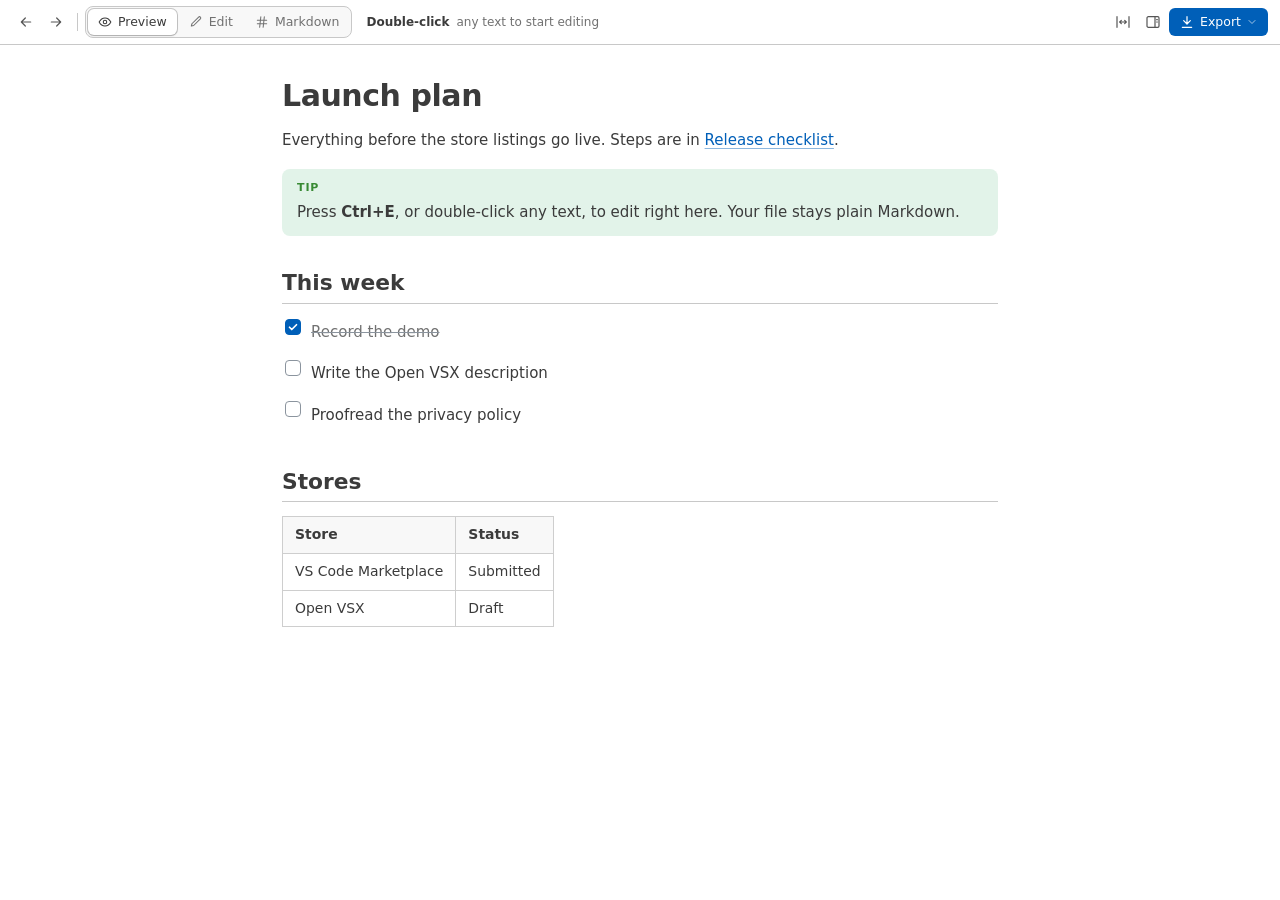
<file: embed/margin.html>
<!doctype html>
<html lang="en">
<head>
<meta charset="utf-8">
<meta name="viewport" content="width=device-width, initial-scale=1">
<title>Margin, live</title>
<meta name="robots" content="noindex">
<link rel="stylesheet" href="../assets/margin/webview.css">
<link rel="stylesheet" href="../assets/margin/vscode-theme.css">
</head>
<body class="vscode-light">
<script src="../assets/margin/host.js"></script>
<div id="app"></div>
<script src="../assets/margin/webview.js"></script>
</body>
</html>
</file>
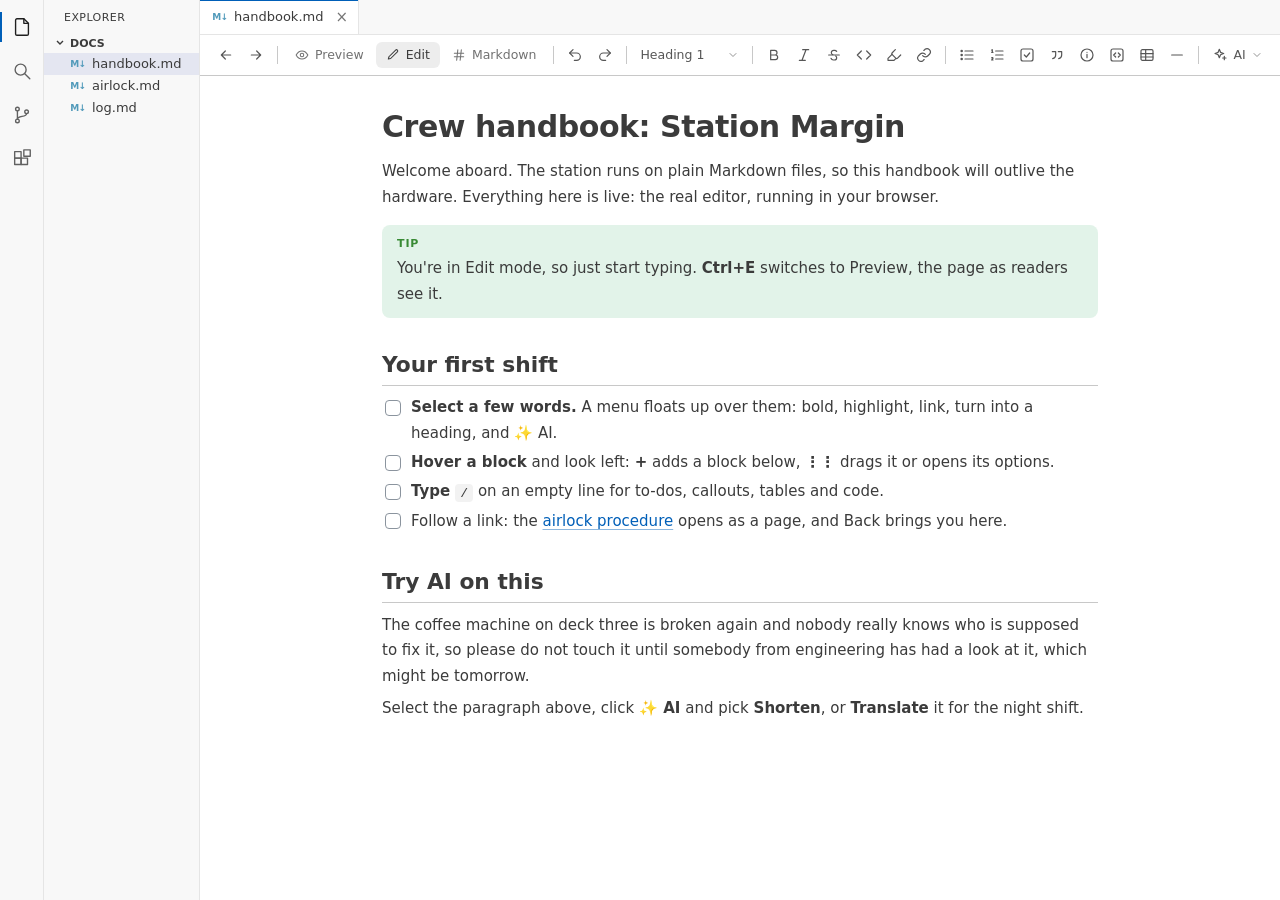
<file: public/embed/margin.html>
<!doctype html>
<html lang="en">
<head>
<meta charset="utf-8">
<meta name="viewport" content="width=device-width, initial-scale=1">
<title>Margin, live</title>
<meta name="robots" content="noindex">
<link rel="stylesheet" href="../assets/margin/webview.css">
<link rel="stylesheet" href="../assets/margin/vscode-theme.css">
</head>
<body class="vscode-light">
<script src="../assets/margin/host.js"></script>
<!-- A small VS Code window around Margin's real editor: activity bar, Explorer, one editor tab. -->
<div class="vsc">
  <nav class="vsc-activity" aria-label="Activity bar">
    <span class="on" title="Explorer"><svg viewBox="0 0 24 24" aria-hidden="true"><path d="M14 3H6.5A1.5 1.5 0 0 0 5 4.5v15A1.5 1.5 0 0 0 6.5 21h11a1.5 1.5 0 0 0 1.5-1.5V8z"/><path d="M14 3v5h5"/></svg></span>
    <span title="Search"><svg viewBox="0 0 24 24" aria-hidden="true"><circle cx="10.5" cy="10.5" r="6"/><path d="m15 15 5.5 5.5"/></svg></span>
    <span title="Source Control"><svg viewBox="0 0 24 24" aria-hidden="true"><circle cx="7" cy="5.5" r="2"/><circle cx="7" cy="18.5" r="2"/><circle cx="17" cy="8.5" r="2"/><path d="M7 7.5v9M17 10.5c0 4-10 2-10 6"/></svg></span>
    <span title="Extensions"><svg viewBox="0 0 24 24" aria-hidden="true"><rect x="4" y="11" width="7" height="7"/><rect x="11" y="11" width="7" height="7"/><rect x="4" y="4" width="7" height="7"/><rect x="14" y="2" width="7" height="7"/></svg></span>
  </nav>
  <aside class="vsc-side" aria-label="Explorer">
    <div class="vsc-side-title">Explorer</div>
    <div class="vsc-folder"><svg viewBox="0 0 16 16" aria-hidden="true"><path d="m5 6 3 3 3-3"/></svg>docs</div>
    <ul class="vsc-files" id="files"></ul>
  </aside>
  <section class="vsc-editor">
    <div class="vsc-tabs"><div class="vsc-tab"><span class="md-icon" aria-hidden="true">M↓</span><span id="tabName">incident-report.md</span><span class="vsc-close" aria-hidden="true">×</span></div></div>
    <div id="app"></div>
  </section>
</div>
<script src="../assets/margin/webview.js"></script>
</body>
</html>
</file>
<file: assets/site.css>
/* ZoomieLoaf: layout from the R2 design reference; Geist type and a cool, GitHub-like palette. */

@font-face { font-family:"Geist"; font-weight:100 900; font-display:swap; src:url("fonts/geist.woff2") format("woff2"); }
@font-face { font-family:"Geist Mono"; font-weight:100 900; font-display:swap; src:url("fonts/geist-mono.woff2") format("woff2"); }

:root {
  --bg:#FFFFFF; --fg:#1F2328; --mut:#59636E; --line:#E1E4E8; --line2:#D1D9E0;
  --panel:#FFFFFF; --soft:#F6F8FA; --sel:#DDF4FF; --dust:#AEB6BF; --inv:#1F2328; --invfg:#FFFFFF;
  --accent:#005FB8; --accent-fg:#FFFFFF; --accent-soft:#DDEBFB; --link:#005FB8;
  color-scheme:light;
}
@media (prefers-color-scheme:dark) {
  :root:not([data-theme="light"]) {
    --bg:#0D1117; --fg:#E6EDF3; --mut:#9198A1; --line:#21262D; --line2:#30363D;
    --panel:#161B22; --soft:#161B22; --sel:#1F3A5F; --dust:#484F58; --inv:#E6EDF3; --invfg:#0D1117;
    --accent:#0078D4; --accent-fg:#FFFFFF; --accent-soft:#1B2A40; --link:#4DAAFC;
    color-scheme:dark;
  }
}
:root[data-theme="dark"] {
  --bg:#0D1117; --fg:#E6EDF3; --mut:#9198A1; --line:#21262D; --line2:#30363D;
  --panel:#161B22; --soft:#161B22; --sel:#1F3A5F; --dust:#484F58; --inv:#E6EDF3; --invfg:#0D1117;
    --accent:#0078D4; --accent-fg:#FFFFFF; --accent-soft:#1B2A40; --link:#4DAAFC;
  color-scheme:dark;
}

html { overflow-x:clip; background:var(--bg); }
body {
  margin:0; container:zl / inline-size; overflow-x:clip;
  background:var(--bg); color:var(--fg);
  font:16px/1.6 "Geist", -apple-system, BlinkMacSystemFont, "Segoe UI", system-ui, sans-serif;
  -webkit-font-smoothing:antialiased;
}
a { color:inherit; text-decoration-thickness:1px; text-underline-offset:3px; }
a:hover { text-decoration-thickness:2px; }
:focus-visible { outline:2px solid var(--accent); outline-offset:3px; border-radius:4px; }
h1, h2, h3, p, dl, dd, ol, ul, figure { margin:0; }
h1, h2 { text-wrap:balance; }
p { text-wrap:pretty; }
code, .mono, kbd { font-family:"Geist Mono", ui-monospace, "SF Mono", "Cascadia Code", Menlo, Consolas, monospace; }
.mut { color:var(--mut); }
.wrap { max-width:1040px; margin:0 auto; padding-left:24px; padding-right:24px; box-sizing:border-box; }

/* Header */
.site-header { display:flex; align-items:center; justify-content:space-between; gap:12px; padding-top:18px; padding-bottom:18px; }
.brand { display:flex; align-items:center; gap:10px; }
.brand > a { font-weight:650; font-size:17px; letter-spacing:-0.01em; text-decoration:none; }
.hnav { display:flex; align-items:center; gap:22px; font-size:15px; }
.hnav a { text-decoration:none; }
.hnav a:hover, .hnav a[aria-current="page"] { text-decoration:underline; }
.tgl { display:inline-flex; align-items:center; justify-content:center; width:40px; height:40px; margin:-8px -10px -8px -6px; padding:0; border:0; border-radius:8px; background:none; color:inherit; cursor:pointer; }
.tgl svg { width:18px; height:18px; }

/* Buttons and links */
.btn { display:inline-flex; align-items:center; min-height:44px; padding:0 18px; border-radius:8px; background:var(--accent); color:var(--accent-fg); font-weight:600; font-size:15px; text-decoration:none; box-sizing:border-box; }
.btn:hover { opacity:.9; }
.btn.ghost { background:none; color:var(--fg); border:1px solid var(--line2); }
.btn.ghost:hover { border-color:var(--fg); opacity:1; }
.lnk { font-weight:550; font-size:15px; min-height:44px; display:inline-flex; align-items:center; }
.actions { display:flex; flex-wrap:wrap; align-items:center; gap:8px 20px; }

/* Install command with a copy button */
.cmd { display:inline-flex; align-items:center; max-width:100%; min-height:44px; border:1px solid var(--line2); border-radius:8px; background:var(--panel); box-sizing:border-box; }
.cmd code { padding:0 14px; font-size:13.5px; white-space:nowrap; overflow-x:auto; }
.cmd button { align-self:stretch; padding:0 14px; border:0; border-left:1px solid var(--line); background:none; color:var(--mut); font:inherit; font-size:14px; cursor:pointer; border-radius:0 8px 8px 0; }
.cmd button:hover { color:var(--fg); }

/* Home: intro */
.intro { padding-top:56px; padding-bottom:40px; }
.intro > div { max-width:600px; display:flex; flex-direction:column; gap:12px; }
.intro h1 { font-size:clamp(1.75rem, 1.3rem + 1.6cqw, 2.1rem); line-height:1.2; font-weight:650; letter-spacing:-0.02em; }
.intro .tagline { font-size:17px; font-weight:600; }

/* Product rows */
.products { padding-bottom:32px; }
.prod { display:grid; grid-template-columns:minmax(0,5fr) minmax(0,7fr); gap:48px; align-items:center; padding:56px 0; border-top:1px solid var(--line); }
.prod-text { display:flex; flex-direction:column; gap:18px; }
.prod-name { display:flex; align-items:center; gap:14px; }
.prod-name svg { width:44px; height:44px; flex:none; }
.prod-name h2 { font-size:1.5rem; line-height:1.2; font-weight:650; }
.prod-name h2 a { text-decoration:none; }
.prod-name .kind { font-size:14px; color:var(--mut); }
.facts { display:grid; grid-template-columns:88px minmax(0,1fr); gap:6px 16px; font-size:14.5px; line-height:1.5; padding-top:16px; border-top:1px solid var(--line); }
.facts dt { color:var(--mut); }
.icon-bg { fill:var(--fg); }
.icon-bg.accent { fill:var(--accent); }
.icon-fg { stroke:var(--bg); fill:none; }
.icon-fg.thin { stroke-width:1.3; }
.icon-fg.bold { stroke-width:2.3; stroke-linecap:round; }
.icon-fill { fill:var(--bg); }

/* Mock windows */
.frame { background:var(--panel); border:1px solid var(--line2); border-radius:10px; overflow:hidden; font-size:13.5px; }
.frame-bar { display:flex; align-items:center; justify-content:space-between; gap:12px; padding:0 14px; min-height:38px; border-bottom:1px solid var(--line); color:var(--mut); }
.frame-bar .file { font-size:12px; }
.seg { display:flex; gap:2px; border:1px solid var(--line); border-radius:6px; padding:2px; font-size:11px; }
.seg span { padding:1px 8px; border-radius:4px; }
.seg .on { background:var(--inv); color:var(--invfg); }
.url { flex:1; border:1px solid var(--line); border-radius:6px; padding:1px 10px; font-size:12px; color:var(--mut); }
.mock { padding:28px 36px 32px; display:flex; flex-direction:column; gap:10px; }
.mock.web { padding:26px 36px 30px; gap:12px; }
.mock .doc-title { font-size:22px; font-weight:650; letter-spacing:-0.01em; }
.mock .doc-link { text-decoration:underline; text-underline-offset:3px; color:var(--fg); }
.mock .doc-h { font-size:15px; font-weight:650; margin-top:6px; }
.todos { display:flex; flex-direction:column; gap:5px; }
.todo { display:flex; gap:10px; align-items:center; }
.box { flex:none; width:14px; height:14px; border-radius:3px; border:1.5px solid var(--line2); box-sizing:border-box; }
.box.done { border:0; background:var(--fg); display:inline-flex; align-items:center; justify-content:center; }
.box.done svg { width:10px; height:10px; }
.box.done path { fill:none; stroke:var(--panel); stroke-width:1.8; }
.todo.done span:last-child { text-decoration:line-through; color:var(--mut); }
.tbl { display:grid; grid-template-columns:repeat(2, minmax(0,1fr)); border:1px solid var(--line); border-radius:6px; overflow:hidden; margin-top:8px; font-size:13px; }
.tbl span { padding:6px 10px; }
.tbl .th { font-weight:600; background:var(--soft); }
.tbl span:nth-child(even) { border-left:1px solid var(--line); }
.tbl span:nth-child(n+3) { border-top:1px solid var(--line); }
.serif { font-family:Charter, "Iowan Old Style", Georgia, serif; }
.web-title { font-size:21px; font-weight:600; line-height:1.3; }
.web-text { font-size:15px; line-height:1.65; }
.selected { background:var(--sel); box-shadow:0 0 0 2px var(--sel); }
.aibar { align-self:flex-start; display:flex; flex-wrap:wrap; align-items:center; gap:2px; background:var(--inv); color:var(--invfg); border-radius:9px; padding:4px; font-size:12.5px; }
.aibar span { padding:3px 9px; }
.aibar .on { border-radius:6px; background:var(--invfg); color:var(--inv); }
.aibar .key { padding:0 8px; font-size:11px; opacity:.7; }
.answer { border:1px solid var(--line2); border-radius:8px; padding:10px 14px; display:flex; flex-direction:column; gap:4px; max-width:420px; }
.answer b { font-weight:600; }
.answer small { font-size:12px; color:var(--mut); }

/* Product pages */
.phero { padding-top:56px; padding-bottom:48px; display:flex; flex-direction:column; align-items:center; text-align:center; gap:16px; }
.phero .prod-name { flex-direction:column; gap:10px; }
.phero h1 { font-size:clamp(1.75rem, 1.3rem + 1.6cqw, 2.1rem); line-height:1.2; font-weight:650; letter-spacing:-0.02em; max-width:640px; }
.phero p { max-width:560px; color:var(--mut); font-size:17px; }
.phero .actions { justify-content:center; margin-top:8px; }
.phero .small { font-size:14px; color:var(--mut); }
.showcase { padding-bottom:56px; }
.showcase .frame { max-width:760px; margin:0 auto; }
.section { display:grid; grid-template-columns:minmax(0,5fr) minmax(0,7fr); gap:48px; padding:48px 0; border-top:1px solid var(--line); }
.section h2 { font-size:1.25rem; line-height:1.3; font-weight:650; letter-spacing:-0.01em; }
.section .lede { margin-top:10px; color:var(--mut); }
.feature-list { display:flex; flex-direction:column; }
.feature-list div { display:grid; grid-template-columns:150px minmax(0,1fr); gap:16px; padding:12px 0; border-top:1px solid var(--line); font-size:15px; }
.feature-list div:first-child { border-top:0; padding-top:0; }
.feature-list dt { font-weight:600; }
.feature-list dd { color:var(--mut); }
.diff { font-size:13px; line-height:1.7; }
.diff .d { display:block; padding:0 16px; white-space:pre; overflow-x:auto; }
.diff .hunk { color:var(--mut); }
.diff .del { background:color-mix(in srgb, #c2410c 12%, transparent); }
.diff .add { background:color-mix(in srgb, #15803d 13%, transparent); }
.diff-body { padding:12px 0; }
.steps { list-style:none; padding:0; display:flex; flex-direction:column; gap:14px; counter-reset:step; }
.steps li { display:grid; grid-template-columns:28px minmax(0,1fr); gap:10px; counter-increment:step; }
.steps li::before { content:counter(step); display:inline-flex; align-items:center; justify-content:center; width:24px; height:24px; border:1px solid var(--line2); border-radius:50%; font-size:13px; color:var(--mut); }
kbd { font-size:12.5px; border:1px solid var(--line2); border-bottom-width:2px; border-radius:5px; padding:1px 6px; background:var(--panel); }
.where { display:grid; grid-template-columns:1fr 1fr; gap:16px; }
.where > div { border:1px solid var(--line2); border-radius:10px; padding:18px 20px; background:var(--panel); display:flex; flex-direction:column; gap:6px; }
.where b { font-weight:650; }
.where p { font-size:15px; color:var(--mut); }

/* Legal pages */
.legal { max-width:680px; padding-top:48px; padding-bottom:56px; }
.legal h1 { font-size:clamp(1.75rem, 1.3rem + 1.6cqw, 2.1rem); line-height:1.2; font-weight:650; letter-spacing:-0.02em; }
.legal .effective { margin:8px 0 28px; color:var(--mut); font-size:15px; }
.legal .lead { font-size:17px; padding-bottom:24px; border-bottom:1px solid var(--line); }
.legal h2 { font-size:1.2rem; font-weight:650; margin:36px 0 8px; }
.legal h3 { font-size:1rem; font-weight:650; margin:22px 0 6px; }
.legal p { margin:0 0 12px; }
.legal ul { padding-left:20px; margin:0 0 12px; }
.legal li + li { margin-top:6px; }
.legal li ul { margin-top:6px; }
.legal .toc { display:flex; flex-wrap:wrap; gap:6px 20px; font-size:15px; padding:16px 0 0; }

/* Footer */
.site-footer { padding-bottom:36px; font-size:14px; color:var(--mut); }
.site-footer > div { display:flex; flex-wrap:wrap; justify-content:space-between; gap:10px 24px; padding-top:24px; border-top:1px solid var(--line); }
.site-footer nav { display:flex; flex-wrap:wrap; gap:6px 20px; }

/* Approved header animation: the loaf winds up, zips off right leaving dust, returns from the left. */
.zl-catbtn { position:relative; display:inline-flex; width:34px; height:26px; padding:0; margin:0; border:0; background:none; color:inherit; cursor:pointer; }
.zl-cat { position:absolute; left:0; bottom:0; width:34px; height:26px; overflow:visible; transform-origin:50% 100%; }
.zl-cat g { fill:currentColor; }
.zl-eyed { opacity:0; }
.zl-puff { position:absolute; left:-6px; bottom:-3px; width:44px; height:18px; opacity:0; pointer-events:none; color:var(--dust); transform-origin:50% 100%; }
.zl-puff circle { fill:currentColor; }
.zl-zoom .zl-cat { animation:zl-trip 2.6s linear both; }
.zl-zoom .zl-eyed { animation:zl-eyes 2.6s step-end both; }
.zl-zoom .zl-plain { animation:zl-noeyes 2.6s step-end both; }
.zl-zoom .zl-puff { animation:zl-puff 2.6s ease-out both; }
@keyframes zl-trip {
  0% { transform:none; animation-timing-function:ease-out; }
  9% { transform:translateX(-3px) scale(1.14,.84); animation-timing-function:cubic-bezier(.5,0,1,1); }
  14% { transform:translateX(5px) scale(1.3,.88); animation-timing-function:cubic-bezier(.6,0,1,.7); }
  30% { transform:translateX(calc(100cqw + 80px)) scale(2.4,.7); visibility:visible; }
  30.5% { transform:translateX(calc(100cqw + 80px)) scale(2.4,.7); visibility:hidden; }
  67.99% { transform:translateX(calc(100cqw + 80px)) scale(2.4,.7); visibility:hidden; }
  68% { transform:translateX(-60cqw) scale(2.4,.7); visibility:visible; animation-timing-function:cubic-bezier(0,.55,.35,1); }
  86% { transform:translateX(2px) scale(1.06,.97); animation-timing-function:ease-out; }
  91% { transform:translateX(0) scale(1.16,.82); animation-timing-function:ease-in-out; }
  100% { transform:none; }
}
@keyframes zl-eyes { 0% { opacity:0; } 9% { opacity:1; } 92% { opacity:0; } }
@keyframes zl-noeyes { 0% { opacity:1; } 9% { opacity:0; } 92% { opacity:1; } }
@keyframes zl-puff { 0%, 11% { opacity:0; transform:scale(.4); } 16% { opacity:.85; transform:scale(.9); } 46% { opacity:0; transform:translateY(-4px) scale(1.5); } 100% { opacity:0; } }
@media (prefers-reduced-motion:reduce) {
  .zl-zoom .zl-cat, .zl-zoom .zl-eyed, .zl-zoom .zl-plain, .zl-zoom .zl-puff { animation:none; }
}

/* Narrow screens (container queries on the page width, as in the design) */
@container zl (max-width:820px) {
  .prod, .section { grid-template-columns:minmax(0,1fr); gap:28px; padding:40px 0; }
  .where { grid-template-columns:1fr; }
}
@container zl (max-width:560px) {
  .wrap { padding-left:16px; padding-right:16px; }
  .hnav { gap:14px; font-size:14px; }
  .mock, .mock.web { padding:20px 20px 22px; }
  .feature-list div { grid-template-columns:1fr; gap:2px; }
  .cmd code { font-size:12px; padding:0 10px; }
}

/* The only blue: links inside running text. Navigation, buttons and footer stay monochrome. */
.phero a:not(.btn), .section a, .legal a, .prod-text p a { color:var(--link); }

/* The live Margin editor */
.frame.live { line-height:0; }
.frame.live { position:relative; }
.frame.live::before { content:"Loading Margin…"; position:absolute; inset:0; display:flex; align-items:center; justify-content:center; color:var(--mut); font-size:14px; line-height:1.6; }
.frame.live iframe { position:relative; display:block; width:100%; height:440px; border:0; background:transparent; }
.showcase .frame.live iframe { height:560px; }
.try { margin-top:10px; font-size:13.5px; color:var(--mut); }
.showcase .try { max-width:760px; margin:10px auto 0; }
@container zl (max-width:560px) { .frame.live iframe, .showcase .frame.live iframe { height:480px; } }

/* Geist headings */
.intro h1, .phero h1, .legal h1 { font-weight:600; letter-spacing:-0.035em; }
.prod-name h2, .section h2, .legal h2 { font-weight:600; letter-spacing:-0.02em; }
</file>
<file: public/assets/site.css>
/* ZoomieLoaf: layout from the R2 design reference; Geist type and a cool, GitHub-like palette. */

@font-face { font-family:"Geist"; font-weight:100 900; font-display:swap; src:url("fonts/geist.woff2") format("woff2"); }
@font-face { font-family:"Geist Mono"; font-weight:100 900; font-display:swap; src:url("fonts/geist-mono.woff2") format("woff2"); }

:root {
  --bg:#FFFFFF; --fg:#1F2328; --mut:#59636E; --line:#E1E4E8; --line2:#D1D9E0;
  --panel:#FFFFFF; --soft:#F6F8FA; --sel:#DDF4FF; --dust:#AEB6BF; --inv:#1F2328; --invfg:#FFFFFF;
  --accent:#005FB8; --accent-fg:#FFFFFF; --accent-soft:#DDEBFB; --link:#005FB8;
  color-scheme:light;
}
@media (prefers-color-scheme:dark) {
  :root:not([data-theme="light"]) {
    --bg:#0D1117; --fg:#E6EDF3; --mut:#9198A1; --line:#21262D; --line2:#30363D;
    --panel:#161B22; --soft:#161B22; --sel:#1F3A5F; --dust:#484F58; --inv:#E6EDF3; --invfg:#0D1117;
    --accent:#0078D4; --accent-fg:#FFFFFF; --accent-soft:#1B2A40; --link:#4DAAFC;
    color-scheme:dark;
  }
}
:root[data-theme="dark"] {
  --bg:#0D1117; --fg:#E6EDF3; --mut:#9198A1; --line:#21262D; --line2:#30363D;
  --panel:#161B22; --soft:#161B22; --sel:#1F3A5F; --dust:#484F58; --inv:#E6EDF3; --invfg:#0D1117;
    --accent:#0078D4; --accent-fg:#FFFFFF; --accent-soft:#1B2A40; --link:#4DAAFC;
  color-scheme:dark;
}

html { overflow-x:clip; background:var(--bg); }
body {
  margin:0; container:zl / inline-size; overflow-x:clip;
  background:var(--bg); color:var(--fg);
  font:16px/1.6 "Geist", -apple-system, BlinkMacSystemFont, "Segoe UI", system-ui, sans-serif;
  -webkit-font-smoothing:antialiased;
}
a { color:inherit; text-decoration-thickness:1px; text-underline-offset:3px; }
a:hover { text-decoration-thickness:2px; }
:focus-visible { outline:2px solid var(--accent); outline-offset:3px; border-radius:4px; }
h1, h2, h3, p, dl, dd, ol, ul, figure { margin:0; }
h1, h2 { text-wrap:balance; }
p { text-wrap:pretty; }
code, .mono, kbd { font-family:"Geist Mono", ui-monospace, "SF Mono", "Cascadia Code", Menlo, Consolas, monospace; }
.mut { color:var(--mut); }
.wrap { max-width:1040px; margin:0 auto; padding-left:24px; padding-right:24px; box-sizing:border-box; }

/* Header */
.site-header { display:flex; align-items:center; justify-content:space-between; gap:12px; padding-top:18px; padding-bottom:18px; }
.brand { display:flex; align-items:center; gap:10px; }
.brand > a { font-weight:650; font-size:17px; letter-spacing:-0.01em; text-decoration:none; }
.hnav { display:flex; align-items:center; gap:22px; font-size:15px; }
.hnav a { text-decoration:none; }
.hnav a:hover, .hnav a[aria-current="page"] { text-decoration:underline; }
.tgl { display:inline-flex; align-items:center; justify-content:center; width:40px; height:40px; margin:-8px -10px -8px -6px; padding:0; border:0; border-radius:8px; background:none; color:inherit; cursor:pointer; }
.tgl svg { width:18px; height:18px; }

/* Buttons and links */
.btn { display:inline-flex; align-items:center; min-height:44px; padding:0 18px; border-radius:8px; background:var(--accent); color:var(--accent-fg); font-weight:600; font-size:15px; text-decoration:none; box-sizing:border-box; }
.btn:hover { opacity:.9; }
.btn.ghost { background:none; color:var(--fg); border:1px solid var(--line2); }
.btn.ghost:hover { border-color:var(--fg); opacity:1; }
.lnk { font-weight:550; font-size:15px; min-height:44px; display:inline-flex; align-items:center; }
.actions { display:flex; flex-wrap:wrap; align-items:center; gap:8px 20px; }

/* Install command with a copy button */
.cmd { display:inline-flex; align-items:center; max-width:100%; min-height:44px; border:1px solid var(--line2); border-radius:8px; background:var(--panel); box-sizing:border-box; }
.cmd code { padding:0 14px; font-size:13.5px; white-space:nowrap; overflow-x:auto; }
.cmd button { align-self:stretch; padding:0 14px; border:0; border-left:1px solid var(--line); background:none; color:var(--mut); font:inherit; font-size:14px; cursor:pointer; border-radius:0 8px 8px 0; }
.cmd button:hover { color:var(--fg); }

/* Home: intro */
.intro { padding-top:56px; padding-bottom:40px; }
.intro > div { max-width:600px; display:flex; flex-direction:column; gap:12px; }
.intro h1 { font-size:clamp(1.75rem, 1.3rem + 1.6cqw, 2.1rem); line-height:1.2; font-weight:650; letter-spacing:-0.02em; }
.intro .tagline { font-size:17px; font-weight:600; }

/* Product rows */
.products { padding-bottom:32px; }
.prod { display:grid; grid-template-columns:minmax(0,5fr) minmax(0,7fr); gap:48px; align-items:center; padding:56px 0; border-top:1px solid var(--line); }
.prod-text { display:flex; flex-direction:column; gap:18px; }
.prod-name { display:flex; align-items:center; gap:14px; }
.prod-name svg { width:44px; height:44px; flex:none; }
.prod-name h2 { font-size:1.5rem; line-height:1.2; font-weight:650; }
.prod-name h2 a { text-decoration:none; }
.prod-name .kind { font-size:14px; color:var(--mut); }
.facts { display:grid; grid-template-columns:88px minmax(0,1fr); gap:6px 16px; font-size:14.5px; line-height:1.5; padding-top:16px; border-top:1px solid var(--line); }
.facts dt { color:var(--mut); }
.icon-bg { fill:var(--fg); }
.icon-bg.accent { fill:var(--accent); }
.icon-fg { stroke:var(--bg); fill:none; }
.icon-fg.thin { stroke-width:1.3; }
.icon-fg.bold { stroke-width:2.3; stroke-linecap:round; }
.icon-fill { fill:var(--bg); }

/* Mock windows */
.frame { background:var(--panel); border:1px solid var(--line2); border-radius:10px; overflow:hidden; font-size:13.5px; }
.frame-bar { display:flex; align-items:center; justify-content:space-between; gap:12px; padding:0 14px; min-height:38px; border-bottom:1px solid var(--line); color:var(--mut); }
.frame-bar .file { font-size:12px; }
.seg { display:flex; gap:2px; border:1px solid var(--line); border-radius:6px; padding:2px; font-size:11px; }
.seg span { padding:1px 8px; border-radius:4px; }
.seg .on { background:var(--inv); color:var(--invfg); }
.url { flex:1; border:1px solid var(--line); border-radius:6px; padding:1px 10px; font-size:12px; color:var(--mut); }
.mock { padding:28px 36px 32px; display:flex; flex-direction:column; gap:10px; }
.mock.web { padding:26px 36px 30px; gap:12px; }
.mock .doc-title { font-size:22px; font-weight:650; letter-spacing:-0.01em; }
.mock .doc-link { text-decoration:underline; text-underline-offset:3px; color:var(--fg); }
.mock .doc-h { font-size:15px; font-weight:650; margin-top:6px; }
.todos { display:flex; flex-direction:column; gap:5px; }
.todo { display:flex; gap:10px; align-items:center; }
.box { flex:none; width:14px; height:14px; border-radius:3px; border:1.5px solid var(--line2); box-sizing:border-box; }
.box.done { border:0; background:var(--fg); display:inline-flex; align-items:center; justify-content:center; }
.box.done svg { width:10px; height:10px; }
.box.done path { fill:none; stroke:var(--panel); stroke-width:1.8; }
.todo.done span:last-child { text-decoration:line-through; color:var(--mut); }
.tbl { display:grid; grid-template-columns:repeat(2, minmax(0,1fr)); border:1px solid var(--line); border-radius:6px; overflow:hidden; margin-top:8px; font-size:13px; }
.tbl span { padding:6px 10px; }
.tbl .th { font-weight:600; background:var(--soft); }
.tbl span:nth-child(even) { border-left:1px solid var(--line); }
.tbl span:nth-child(n+3) { border-top:1px solid var(--line); }
.serif { font-family:Charter, "Iowan Old Style", Georgia, serif; }
.web-title { font-size:21px; font-weight:600; line-height:1.3; }
.web-text { font-size:15px; line-height:1.65; }
.selected { background:var(--sel); box-shadow:0 0 0 2px var(--sel); }
.aibar { align-self:flex-start; display:flex; flex-wrap:wrap; align-items:center; gap:2px; background:var(--inv); color:var(--invfg); border-radius:9px; padding:4px; font-size:12.5px; }
.aibar span { padding:3px 9px; }
.aibar .on { border-radius:6px; background:var(--invfg); color:var(--inv); }
.aibar .key { padding:0 8px; font-size:11px; opacity:.7; }
.answer { border:1px solid var(--line2); border-radius:8px; padding:10px 14px; display:flex; flex-direction:column; gap:4px; max-width:420px; }
.answer b { font-weight:600; }
.answer small { font-size:12px; color:var(--mut); }

/* Product pages */
.phero { padding-top:56px; padding-bottom:48px; display:flex; flex-direction:column; align-items:center; text-align:center; gap:16px; }
.phero .prod-name { flex-direction:column; gap:10px; }
.phero h1 { font-size:clamp(1.75rem, 1.3rem + 1.6cqw, 2.1rem); line-height:1.2; font-weight:650; letter-spacing:-0.02em; max-width:640px; }
.phero p { max-width:560px; color:var(--mut); font-size:17px; }
.phero .actions { justify-content:center; margin-top:8px; }
.phero .small { font-size:14px; color:var(--mut); }
.showcase { padding-bottom:56px; }
.showcase .frame { max-width:960px; margin:0 auto; }
.section { display:grid; grid-template-columns:minmax(0,5fr) minmax(0,7fr); gap:48px; padding:48px 0; border-top:1px solid var(--line); }
.section h2 { font-size:1.25rem; line-height:1.3; font-weight:650; letter-spacing:-0.01em; }
.section .lede { margin-top:10px; color:var(--mut); }
.feature-list { display:flex; flex-direction:column; }
.feature-list div { display:grid; grid-template-columns:150px minmax(0,1fr); gap:16px; padding:12px 0; border-top:1px solid var(--line); font-size:15px; }
.feature-list div:first-child { border-top:0; padding-top:0; }
.feature-list dt { font-weight:600; }
.feature-list dd { color:var(--mut); }
.diff { font-size:13px; line-height:1.7; }
.diff .d { display:block; padding:0 16px; white-space:pre; overflow-x:auto; }
.diff .hunk { color:var(--mut); }
.diff .del { background:color-mix(in srgb, #c2410c 12%, transparent); }
.diff .add { background:color-mix(in srgb, #15803d 13%, transparent); }
.diff-body { padding:12px 0; }
.steps { list-style:none; padding:0; display:flex; flex-direction:column; gap:14px; counter-reset:step; }
.steps li { display:grid; grid-template-columns:28px minmax(0,1fr); gap:10px; counter-increment:step; }
.steps li::before { content:counter(step); display:inline-flex; align-items:center; justify-content:center; width:24px; height:24px; border:1px solid var(--line2); border-radius:50%; font-size:13px; color:var(--mut); }
kbd { font-size:12.5px; border:1px solid var(--line2); border-bottom-width:2px; border-radius:5px; padding:1px 6px; background:var(--panel); }
.where { display:grid; grid-template-columns:1fr 1fr; gap:16px; }
.where > div { border:1px solid var(--line2); border-radius:10px; padding:18px 20px; background:var(--panel); display:flex; flex-direction:column; gap:6px; }
.where b { font-weight:650; }
.where p { font-size:15px; color:var(--mut); }

/* Legal pages */
.legal { max-width:680px; padding-top:48px; padding-bottom:56px; }
.legal h1 { font-size:clamp(1.75rem, 1.3rem + 1.6cqw, 2.1rem); line-height:1.2; font-weight:650; letter-spacing:-0.02em; }
.legal .effective { margin:8px 0 28px; color:var(--mut); font-size:15px; }
.legal .lead { font-size:17px; padding-bottom:24px; border-bottom:1px solid var(--line); }
.legal h2 { font-size:1.2rem; font-weight:650; margin:36px 0 8px; }
.legal h3 { font-size:1rem; font-weight:650; margin:22px 0 6px; }
.legal p { margin:0 0 12px; }
.legal ul { padding-left:20px; margin:0 0 12px; }
.legal li + li { margin-top:6px; }
.legal li ul { margin-top:6px; }
.legal .toc { display:flex; flex-wrap:wrap; gap:6px 20px; font-size:15px; padding:16px 0 0; }

/* Footer */
.site-footer { padding-bottom:36px; font-size:14px; color:var(--mut); }
.site-footer > div { display:flex; flex-wrap:wrap; justify-content:space-between; gap:10px 24px; padding-top:24px; border-top:1px solid var(--line); }
.site-footer nav { display:flex; flex-wrap:wrap; gap:6px 20px; }

/* Approved header animation: the loaf winds up, zips off right leaving dust, returns from the left. */
.zl-catbtn { position:relative; display:inline-flex; width:34px; height:26px; padding:0; margin:0; border:0; background:none; color:inherit; cursor:pointer; }
/* The stretch is two numbers so the eyes can undo it: they stay round while the loaf squashes. */
@property --zl-x { syntax:"<length>"; inherits:true; initial-value:0px; }
@property --zl-sx { syntax:"<number>"; inherits:true; initial-value:1; }
@property --zl-sy { syntax:"<number>"; inherits:true; initial-value:1; }
.zl-cat { position:absolute; left:0; bottom:0; width:34px; height:26px; overflow:visible; transform-origin:50% 100%; transform:translateX(var(--zl-x)) scale(var(--zl-sx), var(--zl-sy)); }
.zl-cat g { fill:currentColor; }
.zl-cat mask circle { transform-box:fill-box; transform-origin:center; transform:scale(calc(1 / var(--zl-sx)), calc(1 / var(--zl-sy))); }
.zl-eyed { opacity:0; }
.zl-puff { position:absolute; left:-6px; bottom:-3px; width:44px; height:18px; opacity:0; pointer-events:none; color:var(--dust); transform-origin:50% 100%; }
.zl-puff circle { fill:currentColor; }
.zl-zoom .zl-cat { animation:zl-trip 3s linear both; }
.zl-zoom .zl-eyed { animation:zl-eyes 3s step-end both; }
.zl-zoom .zl-plain { animation:zl-noeyes 3s step-end both; }
.zl-zoom .zl-puff { animation:zl-puff 3s ease-out both; }
/* The eyes open first, the cat holds still for a beat, then winds up and runs. */
@keyframes zl-trip {
  0%, 13% { --zl-x:0px; --zl-sx:1; --zl-sy:1; animation-timing-function:ease-out; }
  21% { --zl-x:-3px; --zl-sx:1.14; --zl-sy:.84; animation-timing-function:cubic-bezier(.5,0,1,1); }
  25.5% { --zl-x:5px; --zl-sx:1.3; --zl-sy:.88; animation-timing-function:cubic-bezier(.6,0,1,.7); }
  39.3% { --zl-x:calc(100cqw + 80px); --zl-sx:2.4; --zl-sy:.7; visibility:visible; }
  39.8%, 72.29% { --zl-x:calc(100cqw + 80px); --zl-sx:2.4; --zl-sy:.7; visibility:hidden; }
  72.3% { --zl-x:-60cqw; --zl-sx:2.4; --zl-sy:.7; visibility:visible; animation-timing-function:cubic-bezier(0,.55,.35,1); }
  87.9% { --zl-x:2px; --zl-sx:1.06; --zl-sy:.97; animation-timing-function:ease-out; }
  92.2% { --zl-x:0px; --zl-sx:1.16; --zl-sy:.82; animation-timing-function:ease-in-out; }
  100% { --zl-x:0px; --zl-sx:1; --zl-sy:1; }
}
@keyframes zl-eyes { 0% { opacity:0; } 2% { opacity:1; } 96% { opacity:0; } }
@keyframes zl-noeyes { 0% { opacity:1; } 2% { opacity:0; } 96% { opacity:1; } }
@keyframes zl-puff { 0%, 23% { opacity:0; transform:scale(.4); } 27% { opacity:.85; transform:scale(.9); } 52% { opacity:0; transform:translateY(-4px) scale(1.5); } 100% { opacity:0; } }
@media (prefers-reduced-motion:reduce) {
  .zl-zoom .zl-cat, .zl-zoom .zl-eyed, .zl-zoom .zl-plain, .zl-zoom .zl-puff { animation:none; }
}

/* Home: one line about the studio, the Margin headline, a wide live demo; the studio motto signs off. */
.lead { padding-top:56px; padding-bottom:32px; display:flex; flex-direction:column; align-items:center; text-align:center; gap:14px; }
.lead .studio { font-size:15px; color:var(--mut); }
.lead .studio b { color:var(--fg); font-weight:600; }
.lead h1 { font-size:clamp(2rem, 1.3rem + 3cqw, 3.1rem); line-height:1.08; font-weight:650; letter-spacing:-0.04em; max-width:16ch; }
.lead .actions { justify-content:center; margin-top:6px; }
.stage { max-width:1240px; }
.stage .frame.live { border-radius:14px; box-shadow:0 1px 0 var(--line2), 0 24px 60px -30px rgba(31,35,40,.35); }
.stage .frame.live iframe { height:680px; }
.hints { display:flex; flex-wrap:wrap; justify-content:center; gap:8px 28px; padding-top:18px; padding-bottom:56px; font-size:14.5px; color:var(--mut); }
.hints b { color:var(--fg); font-weight:600; }
.section .cmd code { font-size:12.5px; padding:0 12px; }
.sign { display:flex; align-items:center; gap:20px; padding-top:48px; padding-bottom:56px; border-top:1px solid var(--line); }
.sign svg { width:72px; height:54px; flex:none; fill:var(--fg); }
.sign p { font-size:17px; max-width:46ch; }
.sign p span { color:var(--mut); }
@container zl (max-width:820px) { .stage .frame.live iframe { height:520px; } }

/* Narrow screens (container queries on the page width, as in the design) */
@container zl (max-width:820px) {
  .prod, .section { grid-template-columns:minmax(0,1fr); gap:28px; padding:40px 0; }
  .where { grid-template-columns:1fr; }
}
@container zl (max-width:560px) {
  .wrap { padding-left:16px; padding-right:16px; }
  .hnav { gap:14px; font-size:14px; }
  .mock, .mock.web { padding:20px 20px 22px; }
  .feature-list div { grid-template-columns:1fr; gap:2px; }
  .cmd code { font-size:12px; padding:0 10px; }
}

/* The only blue: links inside running text. Navigation, buttons and footer stay monochrome. */
.phero a:not(.btn), .section a, .legal a, .prod-text p a { color:var(--link); }

/* The live Margin editor */
.frame.live { line-height:0; }
.frame.live { position:relative; }
.frame.live::before { content:"Loading Margin…"; position:absolute; inset:0; display:flex; align-items:center; justify-content:center; color:var(--mut); font-size:14px; line-height:1.6; }
.frame.live iframe { position:relative; display:block; width:100%; height:460px; border:0; background:transparent; }
.showcase .frame.live iframe { height:560px; }
.try { margin-top:10px; font-size:13.5px; color:var(--mut); }
.showcase .try { max-width:960px; margin:10px auto 0; }
@container zl (max-width:560px) { .frame.live iframe, .showcase .frame.live iframe { height:480px; } }

/* Geist headings */
.intro h1, .phero h1, .legal h1 { font-weight:600; letter-spacing:-0.035em; }
.prod-name h2, .section h2, .legal h2 { font-weight:600; letter-spacing:-0.02em; }
.prod-name .app-icon { width:44px; height:44px; flex:none; border-radius:10px; }
.phero .app-icon { width:56px; height:56px; border-radius:13px; }
</file>
<file: assets/margin/webview.css>
.ProseMirror{position:relative}.ProseMirror{word-wrap:break-word;white-space:pre-wrap;white-space:break-spaces;-webkit-font-variant-ligatures:none;font-variant-ligatures:none;font-feature-settings:"liga" 0}.ProseMirror pre{white-space:pre-wrap}.ProseMirror li{position:relative}.ProseMirror-hideselection *::selection{background:transparent}.ProseMirror-hideselection *::-moz-selection{background:transparent}.ProseMirror-hideselection{caret-color:transparent}.ProseMirror [draggable][contenteditable=false]{user-select:text}.ProseMirror-selectednode{outline:2px solid #8cf}li.ProseMirror-selectednode{outline:none}li.ProseMirror-selectednode:after{content:"";position:absolute;inset:-2px -2px -2px -32px;border:2px solid #8cf;pointer-events:none}img.ProseMirror-separator{display:inline!important;border:none!important;margin:0!important}.ProseMirror .tableWrapper{overflow-x:auto}.ProseMirror table{border-collapse:collapse;table-layout:fixed;width:100%;overflow:hidden}.ProseMirror td,.ProseMirror th{vertical-align:top;box-sizing:border-box;position:relative}.ProseMirror td:not([data-colwidth]):not(.column-resize-dragging),.ProseMirror th:not([data-colwidth]):not(.column-resize-dragging){min-width:var(--default-cell-min-width)}.ProseMirror .column-resize-handle{position:absolute;right:-2px;top:0;bottom:0;width:4px;z-index:20;background-color:#adf;pointer-events:none}.ProseMirror.resize-cursor{cursor:ew-resize;cursor:col-resize}.ProseMirror .selectedCell:after{z-index:2;position:absolute;content:"";inset:0;background:#c8c8ff66;pointer-events:none}.ProseMirror-gapcursor{display:none;pointer-events:none;position:absolute}.ProseMirror-gapcursor:after{content:"";display:block;position:absolute;top:-2px;width:20px;border-top:1px solid black;animation:ProseMirror-cursor-blink 1.1s steps(2,start) infinite}@keyframes ProseMirror-cursor-blink{to{visibility:hidden}}.ProseMirror-focused .ProseMirror-gapcursor{display:block}:root{--m-bg: var(--vscode-editor-background, #ffffff);--m-fg: var(--vscode-editor-foreground, #1c1f26);--m-muted: var(--vscode-descriptionForeground, #687080);--m-faint: var(--vscode-disabledForeground, #9aa1ae);--m-line: var(--vscode-editorWidget-border, var(--vscode-panel-border, #e3e5ea));--m-line-strong: var(--vscode-input-border, var(--m-line));--m-side: var(--vscode-sideBar-background, #f7f8fa);--m-accent: var(--vscode-textLink-foreground, #3b58d6);--m-accent-fg: var(--vscode-button-foreground, #ffffff);--m-accent-bg: var(--vscode-button-background, #3b58d6);--m-accent-soft: color-mix(in srgb, var(--m-accent) 16%, transparent);--m-focus: var(--vscode-focusBorder, #3b58d6);--m-sel: var(--vscode-editor-selectionBackground, #cdd7fb);--m-pop: var(--vscode-menu-background, var(--vscode-editorWidget-background, #ffffff));--m-pop-fg: var(--vscode-menu-foreground, var(--m-fg));--m-pop-line: var(--vscode-menu-border, var(--vscode-editorWidget-border, #dcdfe6));--m-hover: var(--vscode-toolbar-hoverBackground, rgba(128, 128, 128, .14));--m-tip-bg: var(--vscode-editorHoverWidget-background, #1c1f26);--m-tip-fg: var(--vscode-editorHoverWidget-foreground, #f5f6f8);--m-tip-line: var(--vscode-editorHoverWidget-border, transparent);--m-code-bg: var(--vscode-textCodeBlock-background, #f1f2f5);--m-code-fg: var(--vscode-textPreformat-foreground, #b02f5b);--m-mark: color-mix(in srgb, #f5c400 38%, transparent);--m-note: color-mix(in srgb, #3b82f6 13%, transparent);--m-note-fg: var(--vscode-charts-blue, #2b58a6);--m-tip: color-mix(in srgb, #22a05a 13%, transparent);--m-tip-fg2: var(--vscode-charts-green, #1e7546);--m-warn: color-mix(in srgb, #e59a1a 15%, transparent);--m-warn-fg: var(--vscode-charts-orange, #975a07);--m-bad: color-mix(in srgb, #e5484d 13%, transparent);--m-bad-fg: var(--vscode-charts-red, #a3263a);--m-shadow: 0 12px 32px -10px var(--vscode-widget-shadow, rgba(22, 26, 44, .32)), 0 2px 6px var(--vscode-widget-shadow, rgba(22, 26, 44, .1));--f-ui: var(--vscode-font-family, system-ui, "Segoe UI", sans-serif);--f-doc: -apple-system, BlinkMacSystemFont, "Segoe WPC", "Segoe UI", system-ui, "Ubuntu", "Droid Sans", sans-serif;--f-mono: var(--vscode-editor-font-family, "JetBrains Mono", Consolas, ui-monospace, monospace)}*{box-sizing:border-box}html,body{height:100%;margin:0;padding:0}body{background:var(--m-bg);color:var(--m-fg);font:13px/1.4 var(--f-ui);overflow:hidden}button{font:inherit;color:inherit}button:focus-visible,input:focus-visible,textarea:focus-visible{outline:1px solid var(--m-focus);outline-offset:1px}svg{flex:none}[hidden]{display:none!important}.app{height:100%;display:flex;flex-direction:column}.toolbar{flex:none;display:flex;align-items:center;gap:2px;padding:6px 12px;border-bottom:1px solid var(--m-line);background:var(--m-bg);overflow-x:auto;scrollbar-width:none}.toolbar::-webkit-scrollbar{display:none}.seg{display:inline-flex;flex:none;background:var(--m-side);border:1px solid var(--m-line);border-radius:8px;padding:2px;gap:2px}.seg button{display:flex;align-items:center;gap:6px;height:26px;padding:0 10px;border:0;border-radius:6px;background:none;color:var(--m-muted);font-weight:500;font-size:12.5px;cursor:pointer}.seg button svg{width:14px;height:14px}.seg button:hover{color:var(--m-fg)}.seg button[aria-pressed=true]{background:var(--m-bg);color:var(--m-fg);box-shadow:0 1px 2px #00000024,0 0 0 1px var(--m-line)}.tb{height:28px;min-width:28px;flex:none;display:inline-flex;align-items:center;justify-content:center;gap:5px;border:0;border-radius:6px;background:none;color:var(--m-fg);opacity:.86;cursor:pointer;padding:0 6px;font-weight:500;font-size:12.5px;white-space:nowrap}.tb svg{width:16px;height:16px}.tb:hover{background:var(--m-hover);opacity:1}.tb[aria-pressed=true]{background:var(--m-accent-soft);color:var(--m-accent);opacity:1}.tb .chev,.bb .chev{width:12px;height:12px;opacity:.7}.blk-label{min-width:82px;text-align:left}.vsep{width:1px;height:18px;background:var(--m-line);margin:0 5px;flex:none}.fmt{display:flex;align-items:center;gap:2px}.app[data-mode=preview] .fmt,.app[data-mode=source] .fmt{display:none}.tb-hint{display:none;align-items:center;gap:7px;margin-left:12px;color:var(--m-muted);font-size:12px;white-space:nowrap}.tb-hint b{color:var(--m-fg);font-weight:600}.app[data-mode=preview] .hint-preview,.app[data-mode=source] .hint-source{display:flex}.tb-spacer{flex:1 0 12px}.tb.primary{background:var(--m-accent-bg);color:var(--m-accent-fg);opacity:1;padding:0 10px}.tb.primary:hover{background:var(--vscode-button-hoverBackground, var(--m-accent-bg))}.editor-body{flex:1;display:flex;min-height:0;position:relative}.scroll{flex:1;overflow:auto;min-width:0}.app{--m-column: 716px;--m-pad-x: 72px}.app[data-width=narrow]{--m-column: 600px}.app[data-width=wide]{--m-column: 1000px}.doc-wrap{position:relative;max-width:calc(var(--m-column) + 2 * var(--m-pad-x));margin:0 auto;padding:32px var(--m-pad-x) 160px}.app[data-width=full] .doc-wrap{max-width:100%}.app.width-anim .doc-wrap{transition:max-width .2s ease}.doc{outline:none;font:15px/1.7 var(--f-doc);color:var(--m-fg);caret-color:var(--m-accent);overflow-wrap:break-word;white-space:pre-wrap}.app[data-mode=preview] .doc{cursor:default}.doc ::selection{background:var(--m-sel)}.doc>:first-child{margin-top:0}.doc h1,.doc h2,.doc h3,.doc h4,.doc h5,.doc h6{line-height:1.25;font-weight:600;margin:1.5em 0 .45em;text-wrap:balance}.doc h1{font-size:2em;letter-spacing:-.015em;margin-top:.4em}.doc h2{font-size:1.45em;padding-bottom:.3em;border-bottom:1px solid var(--m-line)}.doc h3{font-size:1.2em}.doc h4{font-size:1.05em}.doc p{margin:.45em 0}.doc ul,.doc ol{margin:.45em 0;padding-left:1.6em}.doc li{margin:.15em 0}.doc li>p{margin:.1em 0}.doc ul.tasks{padding-left:.2em;list-style:none}.doc li.task{display:flex;align-items:flex-start;gap:10px;list-style:none}.doc li.task>.task-body{flex:1;min-width:0}.cb{flex:none;display:inline-block;width:16px;height:16px;margin-top:.35em;border:1.5px solid var(--m-faint);border-radius:4px;cursor:pointer;user-select:none;transition:background-color .12s,border-color .12s}.cb:hover{border-color:var(--m-accent)}.cb.on{border-color:var(--m-accent-bg);background:var(--m-accent-bg) url("data:image/svg+xml,%3Csvg xmlns='http://www.w3.org/2000/svg' viewBox='0 0 24 24' fill='none' stroke='white' stroke-width='3.4' stroke-linecap='round' stroke-linejoin='round'%3E%3Cpath d='M5 12.5l4.5 4.5L19 7.5'/%3E%3C/svg%3E") center/12px no-repeat}.doc li.task.done>.task-body{color:var(--m-muted);text-decoration:line-through;text-decoration-color:var(--m-faint)}.doc blockquote{margin:.8em 0;padding:.05em 0 .05em 1em;border-left:3px solid var(--vscode-textBlockQuote-border, var(--m-line-strong));color:var(--m-muted)}.callout{margin:1em 0;padding:.6em 1em;border-radius:8px;background:var(--m-note)}.callout:before{content:"Note";display:block;font:600 11px/1.8 var(--f-ui);letter-spacing:.08em;text-transform:uppercase;color:var(--m-note-fg)}.callout[data-kind=tip]{background:var(--m-tip)}.callout[data-kind=tip]:before{content:"Tip";color:var(--m-tip-fg2)}.callout[data-kind=important]{background:var(--m-warn)}.callout[data-kind=important]:before{content:"Important";color:var(--m-warn-fg)}.callout[data-kind=warning]{background:var(--m-warn)}.callout[data-kind=warning]:before{content:"Warning";color:var(--m-warn-fg)}.callout[data-kind=caution]{background:var(--m-bad)}.callout[data-kind=caution]:before{content:"Caution";color:var(--m-bad-fg)}.callout>p{margin:.15em 0}.doc code{font:.87em var(--f-mono);background:var(--m-code-bg);color:var(--m-code-fg);padding:.12em .38em;border-radius:4px}.doc pre{position:relative;background:var(--m-code-bg);border-radius:8px;padding:14px 16px;overflow-x:auto;margin:1em 0;white-space:pre}.doc pre code{background:none;color:var(--m-fg);padding:0;font-size:13px;line-height:1.6}.doc pre[data-lang]:after{content:attr(data-lang);position:absolute;top:6px;right:10px;font:500 10.5px var(--f-mono);color:var(--m-faint)}.doc pre.raw{color:var(--m-muted);font:12.5px/1.6 var(--f-mono);border:1px dashed var(--m-line-strong);background:transparent;white-space:pre-wrap}.doc .inline-raw{font-family:var(--f-mono);font-size:.88em;color:var(--m-muted)}.doc mark{background:var(--m-mark);color:inherit;padding:.05em .12em;border-radius:3px}.doc a{color:var(--m-accent);text-decoration:underline;text-decoration-color:color-mix(in srgb,var(--m-accent) 45%,transparent);text-underline-offset:3px;-webkit-user-drag:none;cursor:pointer}.doc a:has(.link-missing){text-decoration:none}.doc .link-missing{text-decoration:underline wavy var(--vscode-errorForeground, #e51400);text-decoration-thickness:1px;text-underline-offset:3px}.doc img{max-width:100%}.doc table{border-collapse:collapse;margin:1em 0;font-size:.93em;width:auto}.doc .tableWrapper{overflow-x:auto;margin:1em 0}.doc th,.doc td{border:1px solid var(--m-line-strong);padding:6px 12px;text-align:left;min-width:90px;vertical-align:top}.doc th{background:var(--m-side);font-weight:600}.doc th[data-align=left],.doc td[data-align=left]{text-align:left}.doc th[data-align=center],.doc td[data-align=center]{text-align:center}.doc th[data-align=right],.doc td[data-align=right]{text-align:right}.doc hr{border:0;border-top:1px solid var(--m-line-strong);margin:1.8em 0}.doc .ProseMirror-selectednode{outline:2px solid var(--m-focus);outline-offset:2px;border-radius:4px}.dragging{opacity:.35}.source{display:block;width:100%;min-height:60vh;border:0;outline:0;background:transparent;color:var(--m-fg);font:13.5px/1.75 var(--f-mono);resize:none;tab-size:2;padding:0}.gutter{position:absolute;display:flex;z-index:5}.gutter button{width:22px;height:24px;border:0;background:none;color:var(--m-faint);border-radius:4px;display:grid;place-items:center;cursor:pointer;padding:0}.gutter button svg{width:16px;height:16px}.gutter button:hover{background:var(--m-hover);color:var(--m-fg)}.g-grip{cursor:grab;touch-action:none}.dropline{position:absolute;height:3px;border-radius:2px;background:var(--m-accent);z-index:5;pointer-events:none}.outline{width:224px;flex:none;border-left:1px solid var(--m-line);background:var(--m-bg);padding:16px 10px;overflow:auto;display:flex;flex-direction:column;gap:2px}.ol-h{font:600 11px var(--f-ui);letter-spacing:.07em;text-transform:uppercase;color:var(--m-muted);padding:0 8px 8px}.ol-i{display:block;width:100%;text-align:left;border:0;background:none;color:var(--m-muted);font-size:13px;line-height:1.35;padding:5px 8px;border-radius:5px;cursor:pointer;white-space:nowrap;overflow:hidden;text-overflow:ellipsis}.ol-i:hover{color:var(--m-fg);background:var(--m-hover)}.ol-i.l1{color:var(--m-fg);font-weight:600}.ol-i.l2{padding-left:18px}.ol-i.l3{padding-left:30px;font-size:12.5px}.ol-i.on{color:var(--m-accent);background:var(--m-accent-soft)}.ol-empty{color:var(--m-muted);padding:0 8px;margin:0}.stats{margin:auto 0 0;padding:14px 8px 2px;border-top:1px solid var(--m-line);display:grid;grid-template-columns:1fr auto;gap:6px 10px;font-size:12px;color:var(--m-muted);font-variant-numeric:tabular-nums}.stats dd{margin:0;color:var(--m-fg);text-align:right}.bar{grid-column:1 / -1;height:4px;border-radius:2px;background:var(--m-line);overflow:hidden}.bar i{display:block;height:100%;background:var(--m-accent-bg);border-radius:2px;transition:width .2s}.pop{position:fixed;z-index:50;background:var(--m-pop);color:var(--m-pop-fg);border:1px solid var(--m-pop-line);border-radius:10px;box-shadow:var(--m-shadow)}.bubble{padding:3px;animation:pop .13s ease-out}@keyframes pop{0%{opacity:0;transform:translateY(4px) scale(.98)}to{opacity:1;transform:none}}.bubble .row{display:flex;align-items:center;gap:1px}.bb{height:30px;min-width:30px;padding:0 7px;border:0;background:none;border-radius:6px;color:inherit;display:inline-flex;align-items:center;justify-content:center;gap:4px;font-weight:500;font-size:13px;cursor:pointer;white-space:nowrap}.bb svg{width:16px;height:16px}.bb:hover{background:var(--m-hover)}.bb[aria-pressed=true]{color:var(--m-accent);background:var(--m-accent-soft)}.bb.ai{color:var(--m-accent)}.bsep{width:1px;align-self:stretch;margin:6px 3px;background:var(--m-pop-line)}.linkrow{gap:4px;padding:1px}.linkrow input{height:30px;width:250px;max-width:58vw;border:1px solid var(--vscode-input-border, var(--m-pop-line));border-radius:6px;background:var(--vscode-input-background, var(--m-bg));color:var(--vscode-input-foreground, var(--m-fg));padding:0 9px;font:13px var(--f-ui);outline:none}.linkrow input:focus{border-color:var(--m-focus)}.linkcard{padding:3px;display:flex;align-items:center;gap:1px;max-width:calc(100vw - 16px);animation:pop .13s ease-out}.lc-href{padding:0 6px 0 8px;max-width:240px;min-width:0;overflow:hidden;text-overflow:ellipsis;white-space:nowrap;font:12px var(--f-mono);color:var(--m-muted)}.menu{width:264px;max-height:340px;overflow:auto;padding:5px;animation:pop .12s ease-out}.menu-h{font:600 11px var(--f-ui);letter-spacing:.06em;text-transform:uppercase;color:var(--m-muted);padding:6px 8px 4px}.mi{display:flex;align-items:center;gap:10px;width:100%;border:0;background:none;color:inherit;padding:4px 8px;border-radius:6px;font-size:13px;text-align:left;cursor:pointer;min-height:30px}.mi:hover,.mi.kb{background:var(--vscode-menu-selectionBackground, var(--m-hover));color:var(--vscode-menu-selectionForeground, inherit)}.mi-ic{width:22px;height:22px;flex:none;display:grid;place-items:center}.mi-ic svg{width:15px;height:15px}.mi-ic b{font:700 11px var(--f-doc)}.rich .mi-ic{width:30px;height:30px;border:1px solid var(--m-pop-line);border-radius:6px;background:var(--m-bg)}.mi-l{flex:1;min-width:0;display:flex;flex-direction:column}.mi-l small{color:var(--m-muted);font-size:11.5px}.mi-md{font:11px var(--f-mono);color:var(--m-faint)}.mi .ck{width:14px;height:14px;color:var(--m-accent)}.badge{font:600 9.5px var(--f-ui);letter-spacing:.06em;text-transform:uppercase;color:var(--m-accent);background:var(--m-accent-soft);padding:2px 6px;border-radius:10px}.menu-sep{height:1px;background:var(--m-pop-line);margin:5px 4px}.menu-empty{padding:10px;color:var(--m-muted)}#tip{position:fixed;z-index:60;background:var(--m-tip-bg);color:var(--m-tip-fg);border:1px solid var(--m-tip-line);font-size:12px;padding:4px 8px;border-radius:5px;pointer-events:none;display:flex;gap:8px;align-items:center;white-space:nowrap}#tip span{opacity:.62;font:11px var(--f-mono)}#toast{position:fixed;left:50%;bottom:24px;transform:translate(-50%);z-index:70;background:var(--m-tip-bg);color:var(--m-tip-fg);border:1px solid var(--m-tip-line);padding:9px 14px;border-radius:8px;box-shadow:var(--m-shadow);font-size:13px;max-width:calc(100% - 32px);animation:pop .15s ease-out}#toast small{display:block;opacity:.65;font-size:11.5px;margin-top:1px}body[data-ai=off] [data-act=ai],body[data-ai=off] .ai-sep{display:none}.ai-range{background:var(--m-accent-soft);border-radius:2px}.ai-box{margin:.6em 0 1.1em;border:1px solid color-mix(in srgb,var(--m-accent) 45%,var(--m-pop-line));border-radius:10px;background:var(--m-pop);color:var(--m-pop-fg);box-shadow:var(--m-shadow);font:13px/1.4 var(--f-ui);white-space:normal;cursor:default;overflow:hidden;animation:pop .13s ease-out}.ai-ic{flex:none;display:grid;place-items:center;color:var(--m-accent)}.ai-ic svg{width:15px;height:15px}.ai-ask{display:flex;align-items:center;gap:6px;padding:6px 8px 6px 12px}.ai-ask input{flex:1;min-width:0;height:30px;border:1px solid var(--vscode-input-border, var(--m-pop-line));border-radius:6px;background:var(--vscode-input-background, var(--m-bg));color:var(--vscode-input-foreground, var(--m-fg));padding:0 9px;font:13px var(--f-ui);outline:none}.ai-ask input:focus{border-color:var(--m-focus)}.ai-head{display:flex;align-items:center;gap:6px;padding:9px 14px 0;font-size:12px;font-weight:600;color:var(--m-accent)}.ai-title{min-width:0;overflow:hidden;text-overflow:ellipsis;white-space:nowrap}.ai-status{margin-left:auto;flex:none;font-weight:400;color:var(--m-muted)}.ai-out{padding:2px 14px 8px;max-height:55vh;overflow:auto;font:15px/1.7 var(--f-doc);color:var(--m-fg);white-space:pre-wrap;user-select:text}.ai-out>:first-child{margin-top:.4em}.ai-out>:last-child{margin-bottom:.2em}.ai-actions{display:flex;flex-wrap:wrap;align-items:center;gap:4px;padding:6px 8px;border-top:1px solid var(--m-pop-line)}.ai-b{height:28px;padding:0 10px;border:0;border-radius:6px;background:none;color:inherit;display:inline-flex;align-items:center;gap:5px;font:500 12.5px var(--f-ui);cursor:pointer;white-space:nowrap}.ai-b svg{width:14px;height:14px}.ai-b:hover{background:var(--m-hover)}.ai-b.primary{background:var(--m-accent-bg);color:var(--m-accent-fg)}.ai-b.primary:hover{background:var(--vscode-button-hoverBackground, var(--m-accent-bg))}.ai-b:disabled{opacity:.45;cursor:default}.ai-b:disabled:hover{background:none}.ai-b.primary:disabled:hover{background:var(--m-accent-bg)}.ai-box[data-phase=ask] .ai-head,.ai-box[data-phase=ask] .ai-out,.ai-box[data-phase=ask] .ai-actions{display:none}.ai-box:not([data-phase=ask]) .ai-ask{display:none}.ai-box:not([data-phase=streaming]) [data-ai=stop]{display:none}.ai-box[data-phase=streaming] .ai-status:before{content:"";display:inline-block;width:6px;height:6px;margin-right:6px;border-radius:50%;background:var(--m-accent);vertical-align:middle;animation:ai-pulse 1s ease-in-out infinite alternate}@keyframes ai-pulse{0%{opacity:.25}to{opacity:1}}body.vscode-high-contrast .pop,body.vscode-high-contrast .callout,body.vscode-high-contrast .ai-box{border:1px solid var(--vscode-contrastBorder, currentColor)}@media (max-width: 900px){.outline{position:absolute;right:0;top:0;bottom:0;z-index:6;box-shadow:var(--m-shadow)}}@media (max-width: 640px){.app{--m-pad-x: 18px}.doc-wrap{padding:22px var(--m-pad-x) 120px}.gutter,.seg button span,.tb.primary span,.tb-hint{display:none!important}}@media (prefers-reduced-motion: reduce){*{animation:none!important;transition:none!important}}
</file>
<file: assets/margin/vscode-theme.css>
/* VS Code's default colours (Light Modern / Dark Modern), which VS Code normally gives the webview. */
html, body { margin:0; height:100%; }
:root {
  --vscode-font-family:-apple-system, BlinkMacSystemFont, "Segoe WPC", "Segoe UI", system-ui, sans-serif;
  --vscode-editor-font-family:Consolas, "Cascadia Mono", "SF Mono", Menlo, "Courier New", monospace;
}
body { background:var(--vscode-editor-background); color:var(--vscode-editor-foreground); }
:root.vscode-light {
  --vscode-editor-background:#FFFFFF; --vscode-editor-foreground:#3B3B3B;
  --vscode-button-background:#005FB8; --vscode-button-foreground:#FFFFFF; --vscode-button-hoverBackground:#0258A8;
  --vscode-input-background:#FFFFFF; --vscode-input-foreground:#3B3B3B; --vscode-input-border:#CECECE;
  --vscode-focusBorder:#005FB8; --vscode-textLink-foreground:#005FB8;
  --vscode-widget-shadow:rgba(0,0,0,.16); --vscode-editorWidget-background:#F8F8F8; --vscode-editorWidget-border:#C8C8C8;
  --vscode-sideBar-background:#F8F8F8; --vscode-panel-border:#E5E5E5;
  --vscode-menu-background:#FFFFFF; --vscode-menu-foreground:#3B3B3B; --vscode-menu-border:#CECECE;
  --vscode-menu-selectionBackground:#005FB8; --vscode-menu-selectionForeground:#FFFFFF;
  --vscode-textCodeBlock-background:#F2F2F2; --vscode-textPreformat-foreground:#3B3B3B; --vscode-textBlockQuote-border:#E5E5E5;
  --vscode-editor-selectionBackground:#ADD6FF; --vscode-disabledForeground:#8B949E; --vscode-descriptionForeground:#717171;
  --vscode-contrastBorder:transparent; --vscode-errorForeground:#F85149;
  --vscode-charts-red:#E51400; --vscode-charts-orange:#D18616; --vscode-charts-green:#388A34; --vscode-charts-blue:#1A85FF;
  --vscode-editorHoverWidget-background:#F8F8F8; --vscode-editorHoverWidget-foreground:#3B3B3B; --vscode-editorHoverWidget-border:#C8C8C8;
  --vscode-toolbar-hoverBackground:rgba(184,184,184,.31);
}
:root.vscode-dark {
  --vscode-editor-background:#1F1F1F; --vscode-editor-foreground:#CCCCCC;
  --vscode-button-background:#0078D4; --vscode-button-foreground:#FFFFFF; --vscode-button-hoverBackground:#026EC1;
  --vscode-input-background:#313131; --vscode-input-foreground:#CCCCCC; --vscode-input-border:#3C3C3C;
  --vscode-focusBorder:#0078D4; --vscode-textLink-foreground:#4DAAFC;
  --vscode-widget-shadow:rgba(0,0,0,.36); --vscode-editorWidget-background:#202020; --vscode-editorWidget-border:#454545;
  --vscode-sideBar-background:#181818; --vscode-panel-border:#2B2B2B;
  --vscode-menu-background:#1F1F1F; --vscode-menu-foreground:#CCCCCC; --vscode-menu-border:#454545;
  --vscode-menu-selectionBackground:#0078D4; --vscode-menu-selectionForeground:#FFFFFF;
  --vscode-textCodeBlock-background:#2B2B2B; --vscode-textPreformat-foreground:#D0D0D0; --vscode-textBlockQuote-border:#616161;
  --vscode-editor-selectionBackground:#264F78; --vscode-disabledForeground:#8C8C8C; --vscode-descriptionForeground:#9D9D9D;
  --vscode-contrastBorder:transparent; --vscode-errorForeground:#F85149;
  --vscode-charts-red:#F14C4C; --vscode-charts-orange:#D18616; --vscode-charts-green:#89D185; --vscode-charts-blue:#3794FF;
  --vscode-editorHoverWidget-background:#202020; --vscode-editorHoverWidget-foreground:#CCCCCC; --vscode-editorHoverWidget-border:#454545;
  --vscode-toolbar-hoverBackground:rgba(90,93,94,.31);
}
</file>
<file: public/assets/margin/webview.css>
.ProseMirror{position:relative}.ProseMirror{word-wrap:break-word;white-space:pre-wrap;white-space:break-spaces;-webkit-font-variant-ligatures:none;font-variant-ligatures:none;font-feature-settings:"liga" 0}.ProseMirror pre{white-space:pre-wrap}.ProseMirror li{position:relative}.ProseMirror-hideselection *::selection{background:transparent}.ProseMirror-hideselection *::-moz-selection{background:transparent}.ProseMirror-hideselection{caret-color:transparent}.ProseMirror [draggable][contenteditable=false]{user-select:text}.ProseMirror-selectednode{outline:2px solid #8cf}li.ProseMirror-selectednode{outline:none}li.ProseMirror-selectednode:after{content:"";position:absolute;inset:-2px -2px -2px -32px;border:2px solid #8cf;pointer-events:none}img.ProseMirror-separator{display:inline!important;border:none!important;margin:0!important}.ProseMirror .tableWrapper{overflow-x:auto}.ProseMirror table{border-collapse:collapse;table-layout:fixed;width:100%;overflow:hidden}.ProseMirror td,.ProseMirror th{vertical-align:top;box-sizing:border-box;position:relative}.ProseMirror td:not([data-colwidth]):not(.column-resize-dragging),.ProseMirror th:not([data-colwidth]):not(.column-resize-dragging){min-width:var(--default-cell-min-width)}.ProseMirror .column-resize-handle{position:absolute;right:-2px;top:0;bottom:0;width:4px;z-index:20;background-color:#adf;pointer-events:none}.ProseMirror.resize-cursor{cursor:ew-resize;cursor:col-resize}.ProseMirror .selectedCell:after{z-index:2;position:absolute;content:"";inset:0;background:#c8c8ff66;pointer-events:none}.ProseMirror-gapcursor{display:none;pointer-events:none;position:absolute}.ProseMirror-gapcursor:after{content:"";display:block;position:absolute;top:-2px;width:20px;border-top:1px solid black;animation:ProseMirror-cursor-blink 1.1s steps(2,start) infinite}@keyframes ProseMirror-cursor-blink{to{visibility:hidden}}.ProseMirror-focused .ProseMirror-gapcursor{display:block}:root{--m-bg: var(--vscode-editor-background, #ffffff);--m-fg: var(--vscode-editor-foreground, #1c1f26);--m-muted: var(--vscode-descriptionForeground, #687080);--m-faint: var(--vscode-disabledForeground, #9aa1ae);--m-line: var(--vscode-editorWidget-border, var(--vscode-panel-border, #e3e5ea));--m-line-strong: var(--vscode-input-border, var(--m-line));--m-side: var(--vscode-sideBar-background, #f7f8fa);--m-accent: var(--vscode-textLink-foreground, #3b58d6);--m-accent-fg: var(--vscode-button-foreground, #ffffff);--m-accent-bg: var(--vscode-button-background, #3b58d6);--m-accent-soft: color-mix(in srgb, var(--m-accent) 16%, transparent);--m-focus: var(--vscode-focusBorder, #3b58d6);--m-sel: var(--vscode-editor-selectionBackground, #cdd7fb);--m-pop: var(--vscode-menu-background, var(--vscode-editorWidget-background, #ffffff));--m-pop-fg: var(--vscode-menu-foreground, var(--m-fg));--m-pop-line: var(--vscode-menu-border, var(--vscode-editorWidget-border, #dcdfe6));--m-hover: var(--vscode-toolbar-hoverBackground, rgba(128, 128, 128, .14));--m-tip-bg: var(--vscode-editorHoverWidget-background, #1c1f26);--m-tip-fg: var(--vscode-editorHoverWidget-foreground, #f5f6f8);--m-tip-line: var(--vscode-editorHoverWidget-border, transparent);--m-code-bg: var(--vscode-textCodeBlock-background, #f1f2f5);--m-code-fg: var(--vscode-textPreformat-foreground, #b02f5b);--m-mark: color-mix(in srgb, #f5c400 38%, transparent);--m-note: color-mix(in srgb, #3b82f6 13%, transparent);--m-note-fg: var(--vscode-charts-blue, #2b58a6);--m-tip: color-mix(in srgb, #22a05a 13%, transparent);--m-tip-fg2: var(--vscode-charts-green, #1e7546);--m-warn: color-mix(in srgb, #e59a1a 15%, transparent);--m-warn-fg: var(--vscode-charts-orange, #975a07);--m-bad: color-mix(in srgb, #e5484d 13%, transparent);--m-bad-fg: var(--vscode-charts-red, #a3263a);--m-shadow: 0 12px 32px -10px var(--vscode-widget-shadow, rgba(22, 26, 44, .32)), 0 2px 6px var(--vscode-widget-shadow, rgba(22, 26, 44, .1));--f-ui: var(--vscode-font-family, system-ui, "Segoe UI", sans-serif);--f-doc: -apple-system, BlinkMacSystemFont, "Segoe WPC", "Segoe UI", system-ui, "Ubuntu", "Droid Sans", sans-serif;--f-mono: var(--vscode-editor-font-family, "JetBrains Mono", Consolas, ui-monospace, monospace)}*{box-sizing:border-box}html,body{height:100%;margin:0;padding:0}body{background:var(--m-bg);color:var(--m-fg);font:13px/1.4 var(--f-ui);overflow:hidden}button{font:inherit;color:inherit}button:focus-visible,input:focus-visible,textarea:focus-visible{outline:1px solid var(--m-focus);outline-offset:1px}svg{flex:none}[hidden]{display:none!important}.app{height:100%;display:flex;flex-direction:column}.toolbar{flex:none;display:flex;align-items:center;gap:2px;padding:6px 12px;border-bottom:1px solid var(--m-line);background:var(--m-bg);overflow-x:auto;scrollbar-width:none}.toolbar::-webkit-scrollbar{display:none}.seg{display:inline-flex;flex:none;gap:2px}.seg button{display:flex;align-items:center;gap:6px;height:26px;padding:0 10px;border:0;border-radius:6px;background:none;color:var(--m-muted);font-weight:500;font-size:12.5px;cursor:pointer}.seg button svg{width:14px;height:14px}.seg button:hover{color:var(--m-fg)}.seg button[aria-pressed=true]{background:color-mix(in srgb,var(--m-fg) 9%,transparent);color:var(--m-fg)}.tb{height:28px;min-width:28px;flex:none;display:inline-flex;align-items:center;justify-content:center;gap:5px;border:0;border-radius:6px;background:none;color:var(--m-fg);opacity:.86;cursor:pointer;padding:0 6px;font-weight:500;font-size:12.5px;white-space:nowrap}.tb svg{width:16px;height:16px}.tb:hover{background:var(--m-hover);opacity:1}.tb[aria-pressed=true]{background:var(--m-accent-soft);color:var(--m-accent);opacity:1}.tb .chev,.bb .chev{width:12px;height:12px;opacity:.7}.blk-label{min-width:82px;text-align:left}.vsep{width:1px;height:18px;background:var(--m-line);margin:0 5px;flex:none}.app:not([data-nav=on]) .toolbar :is([data-act=back],[data-act=forward],.nav-sep){display:none}.fmt{display:flex;align-items:center;gap:2px}.app[data-mode=preview] .fmt,.app[data-mode=source] .fmt{display:none}.tb-hint{display:none;align-items:center;gap:7px;margin-left:12px;color:var(--m-muted);font-size:12px;white-space:nowrap}.tb-hint b{color:var(--m-fg);font-weight:600}.app[data-mode=preview] .hint-preview,.app[data-mode=source] .hint-source{display:flex}.tb-spacer{flex:1 0 12px}.tb.primary{background:var(--m-accent-bg);color:var(--m-accent-fg);opacity:1;padding:0 10px}.tb.primary:hover{background:var(--vscode-button-hoverBackground, var(--m-accent-bg))}.editor-body{flex:1;display:flex;min-height:0;position:relative}.scroll{flex:1;overflow:auto;min-width:0}.app{--m-column: 716px;--m-pad-x: 72px}.app[data-width=narrow]{--m-column: 600px}.app[data-width=wide]{--m-column: 1000px}.doc-wrap{position:relative;max-width:calc(var(--m-column) + 2 * var(--m-pad-x));margin:0 auto;padding:32px var(--m-pad-x) 160px}.app[data-width=full] .doc-wrap{max-width:100%}.app.width-anim .doc-wrap{transition:max-width .2s ease}.doc{outline:none;font:15px/1.7 var(--f-doc);color:var(--m-fg);caret-color:var(--m-accent);overflow-wrap:break-word;white-space:pre-wrap}.app[data-mode=preview] .doc{cursor:default}.doc ::selection{background:var(--m-sel)}.doc>:first-child{margin-top:0}.doc h1,.doc h2,.doc h3,.doc h4,.doc h5,.doc h6{line-height:1.25;font-weight:600;margin:1.5em 0 .45em;text-wrap:balance}.doc h1{font-size:2em;letter-spacing:-.015em;margin-top:.4em}.doc h2{font-size:1.45em;padding-bottom:.3em;border-bottom:1px solid var(--m-line)}.doc h3{font-size:1.2em}.doc h4{font-size:1.05em}.doc p{margin:.45em 0}.doc ul,.doc ol{margin:.45em 0;padding-left:1.6em}.doc li{margin:.15em 0}.doc li>p{margin:.1em 0}.doc ul.tasks{padding-left:.2em;list-style:none}.doc li.task{display:flex;align-items:flex-start;gap:10px;list-style:none}.doc li.task>.task-body{flex:1;min-width:0}.doc li.task>.task-body>p{margin:.1em 0}.doc li.task>.task-body>p:first-child{margin-top:0}.cb{flex:none;display:inline-block;width:16px;height:16px;margin-top:calc((1.7em - 16px)/2);border:1.5px solid var(--m-faint);border-radius:4px;cursor:pointer;user-select:none;transition:background-color .12s,border-color .12s}.cb:hover{border-color:var(--m-accent)}.cb.on{border-color:var(--m-accent-bg);background:var(--m-accent-bg) url("data:image/svg+xml,%3Csvg xmlns='http://www.w3.org/2000/svg' viewBox='0 0 24 24' fill='none' stroke='white' stroke-width='3.4' stroke-linecap='round' stroke-linejoin='round'%3E%3Cpath d='M5 12.5l4.5 4.5L19 7.5'/%3E%3C/svg%3E") center/12px no-repeat}.doc li.task.done>.task-body{color:var(--m-muted);text-decoration:line-through;text-decoration-color:var(--m-faint)}.doc blockquote{margin:.8em 0;padding:.05em 0 .05em 1em;border-left:3px solid var(--vscode-textBlockQuote-border, var(--m-line-strong));color:var(--m-muted)}.callout{margin:1em 0;padding:.6em 1em;border-radius:8px;background:var(--m-note)}.callout:before{content:"Note";display:block;font:600 11px/1.8 var(--f-ui);letter-spacing:.08em;text-transform:uppercase;color:var(--m-note-fg)}.callout[data-kind=tip]{background:var(--m-tip)}.callout[data-kind=tip]:before{content:"Tip";color:var(--m-tip-fg2)}.callout[data-kind=important]{background:var(--m-warn)}.callout[data-kind=important]:before{content:"Important";color:var(--m-warn-fg)}.callout[data-kind=warning]{background:var(--m-warn)}.callout[data-kind=warning]:before{content:"Warning";color:var(--m-warn-fg)}.callout[data-kind=caution]{background:var(--m-bad)}.callout[data-kind=caution]:before{content:"Caution";color:var(--m-bad-fg)}.callout>p{margin:.15em 0}.doc code{font:.87em var(--f-mono);background:var(--m-code-bg);color:var(--m-code-fg);padding:.12em .38em;border-radius:4px}.doc pre{position:relative;background:var(--m-code-bg);border-radius:8px;padding:14px 16px;overflow-x:auto;margin:1em 0;white-space:pre}.doc pre code{background:none;color:var(--m-fg);padding:0;font-size:13px;line-height:1.6}.doc pre[data-lang]:after{content:attr(data-lang);position:absolute;top:6px;right:10px;font:500 10.5px var(--f-mono);color:var(--m-faint)}.doc pre.raw{color:var(--m-muted);font:12.5px/1.6 var(--f-mono);border:1px dashed var(--m-line-strong);background:transparent;white-space:pre-wrap}.doc .inline-raw{font-family:var(--f-mono);font-size:.88em;color:var(--m-muted)}.doc mark{background:var(--m-mark);color:inherit;padding:.05em .12em;border-radius:3px}.doc a{color:var(--m-accent);text-decoration:underline;text-decoration-color:color-mix(in srgb,var(--m-accent) 45%,transparent);text-underline-offset:3px;-webkit-user-drag:none;cursor:pointer}.doc a:has(.link-missing){text-decoration:none}.doc .link-missing{text-decoration:underline wavy var(--vscode-errorForeground, #e51400);text-decoration-thickness:1px;text-underline-offset:3px}.doc img{max-width:100%}.doc table{border-collapse:collapse;margin:1em 0;font-size:.93em;width:auto}.doc .tableWrapper{overflow-x:auto;margin:1em 0}.doc th,.doc td{border:1px solid var(--m-line-strong);padding:6px 12px;text-align:left;min-width:90px;vertical-align:top}.doc th{background:var(--m-side);font-weight:600}.doc th[data-align=left],.doc td[data-align=left]{text-align:left}.doc th[data-align=center],.doc td[data-align=center]{text-align:center}.doc th[data-align=right],.doc td[data-align=right]{text-align:right}.doc hr{border:0;border-top:1px solid var(--m-line-strong);margin:1.8em 0}.doc .ProseMirror-selectednode{outline:2px solid var(--m-focus);outline-offset:2px;border-radius:4px}.dragging{opacity:.35}.source{display:block;width:100%;min-height:60vh;border:0;outline:0;background:transparent;color:var(--m-fg);font:13.5px/1.75 var(--f-mono);resize:none;tab-size:2;padding:0}.gutter{position:absolute;display:flex;z-index:5}.gutter button{width:22px;height:24px;border:0;background:none;color:var(--m-faint);border-radius:4px;display:grid;place-items:center;cursor:pointer;padding:0}.gutter button svg{width:16px;height:16px}.gutter button:hover{background:var(--m-hover);color:var(--m-fg)}.g-grip{cursor:grab;touch-action:none}.dropline{position:absolute;height:3px;border-radius:2px;background:var(--m-accent);z-index:5;pointer-events:none}.outline{width:224px;flex:none;border-left:1px solid var(--m-line);background:var(--m-bg);padding:16px 10px;overflow:auto;display:flex;flex-direction:column;gap:2px}.ol-h{font:600 11px var(--f-ui);letter-spacing:.07em;text-transform:uppercase;color:var(--m-muted);padding:0 8px 8px}.ol-i{display:block;width:100%;text-align:left;border:0;background:none;color:var(--m-muted);font-size:13px;line-height:1.35;padding:5px 8px;border-radius:5px;cursor:pointer;white-space:nowrap;overflow:hidden;text-overflow:ellipsis}.ol-i:hover{color:var(--m-fg);background:var(--m-hover)}.ol-i.l1{color:var(--m-fg);font-weight:600}.ol-i.l2{padding-left:18px}.ol-i.l3{padding-left:30px;font-size:12.5px}.ol-i.on{color:var(--m-accent);background:var(--m-accent-soft)}.ol-empty{color:var(--m-muted);padding:0 8px;margin:0}.stats{margin:auto 0 0;padding:14px 8px 2px;border-top:1px solid var(--m-line);display:grid;grid-template-columns:1fr auto;gap:6px 10px;font-size:12px;color:var(--m-muted);font-variant-numeric:tabular-nums}.stats dd{margin:0;color:var(--m-fg);text-align:right}.bar{grid-column:1 / -1;height:4px;border-radius:2px;background:var(--m-line);overflow:hidden}.bar i{display:block;height:100%;background:var(--m-accent-bg);border-radius:2px;transition:width .2s}.pop{position:fixed;z-index:50;background:var(--m-pop);color:var(--m-pop-fg);border:1px solid var(--m-pop-line);border-radius:10px;box-shadow:var(--m-shadow)}.bubble{padding:3px;animation:pop .13s ease-out}@keyframes pop{0%{opacity:0;transform:translateY(4px) scale(.98)}to{opacity:1;transform:none}}.bubble .row{display:flex;align-items:center;gap:1px}.bb{height:30px;min-width:30px;padding:0 7px;border:0;background:none;border-radius:6px;color:inherit;display:inline-flex;align-items:center;justify-content:center;gap:4px;font-weight:500;font-size:13px;cursor:pointer;white-space:nowrap}.bb svg{width:16px;height:16px}.bb:hover{background:var(--m-hover)}.bb[aria-pressed=true]{color:var(--m-accent);background:var(--m-accent-soft)}.bb.ai{color:var(--m-accent)}.bsep{width:1px;align-self:stretch;margin:6px 3px;background:var(--m-pop-line)}.linkrow{gap:4px;padding:1px}.linkrow input{height:30px;width:250px;max-width:58vw;border:1px solid var(--vscode-input-border, var(--m-pop-line));border-radius:6px;background:var(--vscode-input-background, var(--m-bg));color:var(--vscode-input-foreground, var(--m-fg));padding:0 9px;font:13px var(--f-ui);outline:none}.linkrow input:focus{border-color:var(--m-focus)}.linkcard{padding:3px;display:flex;align-items:center;gap:1px;max-width:calc(100vw - 16px);animation:pop .13s ease-out}.lc-href{padding:0 6px 0 8px;max-width:240px;min-width:0;overflow:hidden;text-overflow:ellipsis;white-space:nowrap;font:12px var(--f-mono);color:var(--m-muted)}.menu{width:264px;max-height:340px;overflow:auto;padding:5px;animation:pop .12s ease-out}.menu-h{font:600 11px var(--f-ui);letter-spacing:.06em;text-transform:uppercase;color:var(--m-muted);padding:6px 8px 4px}.mi{display:flex;align-items:center;gap:10px;width:100%;border:0;background:none;color:inherit;padding:4px 8px;border-radius:6px;font-size:13px;text-align:left;cursor:pointer;min-height:30px}.mi:hover,.mi.kb{background:var(--vscode-menu-selectionBackground, var(--m-hover));color:var(--vscode-menu-selectionForeground, inherit)}.mi-ic{width:22px;height:22px;flex:none;display:grid;place-items:center}.mi-ic svg{width:15px;height:15px}.mi-ic b{font:700 11px var(--f-doc)}.rich .mi-ic{width:30px;height:30px;border:1px solid var(--m-pop-line);border-radius:6px;background:var(--m-bg)}.mi-l{flex:1;min-width:0;display:flex;flex-direction:column}.mi-l small{color:var(--m-muted);font-size:11.5px}.mi-md{font:11px var(--f-mono);color:var(--m-faint)}.mi .ck{width:14px;height:14px;color:var(--m-accent)}.badge{font:600 9.5px var(--f-ui);letter-spacing:.06em;text-transform:uppercase;color:var(--m-accent);background:var(--m-accent-soft);padding:2px 6px;border-radius:10px}.menu-sep{height:1px;background:var(--m-pop-line);margin:5px 4px}.menu-empty{padding:10px;color:var(--m-muted)}#tip{position:fixed;z-index:60;background:var(--m-tip-bg);color:var(--m-tip-fg);border:1px solid var(--m-tip-line);font-size:12px;padding:4px 8px;border-radius:5px;pointer-events:none;display:flex;gap:8px;align-items:center;white-space:nowrap}#tip span{opacity:.62;font:11px var(--f-mono)}#toast{position:fixed;left:50%;bottom:24px;transform:translate(-50%);z-index:70;background:var(--m-tip-bg);color:var(--m-tip-fg);border:1px solid var(--m-tip-line);padding:9px 14px;border-radius:8px;box-shadow:var(--m-shadow);font-size:13px;max-width:calc(100% - 32px);animation:pop .15s ease-out}#toast small{display:block;opacity:.65;font-size:11.5px;margin-top:1px}body[data-ai=off] [data-act=ai],body[data-ai=off] .ai-sep{display:none}.ai-range{background:var(--m-accent-soft);border-radius:2px}.ai-box{margin:.6em 0 1.1em;border:1px solid color-mix(in srgb,var(--m-accent) 45%,var(--m-pop-line));border-radius:10px;background:var(--m-pop);color:var(--m-pop-fg);box-shadow:var(--m-shadow);font:13px/1.4 var(--f-ui);white-space:normal;cursor:default;overflow:hidden;animation:pop .13s ease-out}.ai-ic{flex:none;display:grid;place-items:center;color:var(--m-accent)}.ai-ic svg{width:15px;height:15px}.ai-ask{display:flex;align-items:center;gap:6px;padding:6px 8px 6px 12px}.ai-ask input{flex:1;min-width:0;height:30px;border:1px solid var(--vscode-input-border, var(--m-pop-line));border-radius:6px;background:var(--vscode-input-background, var(--m-bg));color:var(--vscode-input-foreground, var(--m-fg));padding:0 9px;font:13px var(--f-ui);outline:none}.ai-ask input:focus{border-color:var(--m-focus)}.ai-head{display:flex;align-items:center;gap:6px;padding:9px 14px 0;font-size:12px;font-weight:600;color:var(--m-accent)}.ai-title{min-width:0;overflow:hidden;text-overflow:ellipsis;white-space:nowrap}.ai-status{margin-left:auto;flex:none;font-weight:400;color:var(--m-muted)}.ai-out{padding:2px 14px 8px;max-height:55vh;overflow:auto;font:15px/1.7 var(--f-doc);color:var(--m-fg);white-space:pre-wrap;user-select:text}.ai-out>:first-child{margin-top:.4em}.ai-out>:last-child{margin-bottom:.2em}.ai-actions{display:flex;flex-wrap:wrap;align-items:center;gap:4px;padding:6px 8px;border-top:1px solid var(--m-pop-line)}.ai-b{height:28px;padding:0 10px;border:0;border-radius:6px;background:none;color:inherit;display:inline-flex;align-items:center;gap:5px;font:500 12.5px var(--f-ui);cursor:pointer;white-space:nowrap}.ai-b svg{width:14px;height:14px}.ai-b:hover{background:var(--m-hover)}.ai-b.primary{background:var(--m-accent-bg);color:var(--m-accent-fg)}.ai-b.primary:hover{background:var(--vscode-button-hoverBackground, var(--m-accent-bg))}.ai-b:disabled{opacity:.45;cursor:default}.ai-b:disabled:hover{background:none}.ai-b.primary:disabled:hover{background:var(--m-accent-bg)}.ai-box[data-phase=ask] .ai-head,.ai-box[data-phase=ask] .ai-out,.ai-box[data-phase=ask] .ai-actions{display:none}.ai-box:not([data-phase=ask]) .ai-ask{display:none}.ai-box:not([data-phase=streaming]) [data-ai=stop]{display:none}.ai-box[data-phase=streaming] .ai-status:before{content:"";display:inline-block;width:6px;height:6px;margin-right:6px;border-radius:50%;background:var(--m-accent);vertical-align:middle;animation:ai-pulse 1s ease-in-out infinite alternate}@keyframes ai-pulse{0%{opacity:.25}to{opacity:1}}body.vscode-high-contrast .pop,body.vscode-high-contrast .callout,body.vscode-high-contrast .ai-box{border:1px solid var(--vscode-contrastBorder, currentColor)}@media (max-width: 900px){.outline{position:absolute;right:0;top:0;bottom:0;z-index:6;box-shadow:var(--m-shadow)}}@media (max-width: 640px){.app{--m-pad-x: 18px}.doc-wrap{padding:22px var(--m-pad-x) 120px}.gutter,.seg button span,.tb.primary span,.tb-hint{display:none!important}}@media (prefers-reduced-motion: reduce){*{animation:none!important;transition:none!important}}
</file>
<file: public/assets/margin/vscode-theme.css>
/* VS Code's default colours (Light Modern / Dark Modern), which VS Code normally gives the webview. */
html, body { margin:0; height:100%; }
:root {
  --vscode-font-family:-apple-system, BlinkMacSystemFont, "Segoe WPC", "Segoe UI", system-ui, sans-serif;
  --vscode-editor-font-family:Consolas, "Cascadia Mono", "SF Mono", Menlo, "Courier New", monospace;
}
body { background:var(--vscode-editor-background); color:var(--vscode-editor-foreground); }
:root.vscode-light {
  --vscode-editor-background:#FFFFFF; --vscode-editor-foreground:#3B3B3B;
  --vscode-button-background:#005FB8; --vscode-button-foreground:#FFFFFF; --vscode-button-hoverBackground:#0258A8;
  --vscode-input-background:#FFFFFF; --vscode-input-foreground:#3B3B3B; --vscode-input-border:#CECECE;
  --vscode-focusBorder:#005FB8; --vscode-textLink-foreground:#005FB8;
  --vscode-widget-shadow:rgba(0,0,0,.16); --vscode-editorWidget-background:#F8F8F8; --vscode-editorWidget-border:#C8C8C8;
  --vscode-sideBar-background:#F8F8F8; --vscode-panel-border:#E5E5E5;
  --vscode-menu-background:#FFFFFF; --vscode-menu-foreground:#3B3B3B; --vscode-menu-border:#CECECE;
  --vscode-menu-selectionBackground:#005FB8; --vscode-menu-selectionForeground:#FFFFFF;
  --vscode-textCodeBlock-background:#F2F2F2; --vscode-textPreformat-foreground:#3B3B3B; --vscode-textBlockQuote-border:#E5E5E5;
  --vscode-editor-selectionBackground:#ADD6FF; --vscode-disabledForeground:#8B949E; --vscode-descriptionForeground:#717171;
  --vscode-contrastBorder:transparent; --vscode-errorForeground:#F85149;
  --vscode-charts-red:#E51400; --vscode-charts-orange:#D18616; --vscode-charts-green:#388A34; --vscode-charts-blue:#1A85FF;
  --vscode-editorHoverWidget-background:#F8F8F8; --vscode-editorHoverWidget-foreground:#3B3B3B; --vscode-editorHoverWidget-border:#C8C8C8;
  --vscode-toolbar-hoverBackground:rgba(184,184,184,.31);
}
:root.vscode-dark {
  --vscode-editor-background:#1F1F1F; --vscode-editor-foreground:#CCCCCC;
  --vscode-button-background:#0078D4; --vscode-button-foreground:#FFFFFF; --vscode-button-hoverBackground:#026EC1;
  --vscode-input-background:#313131; --vscode-input-foreground:#CCCCCC; --vscode-input-border:#3C3C3C;
  --vscode-focusBorder:#0078D4; --vscode-textLink-foreground:#4DAAFC;
  --vscode-widget-shadow:rgba(0,0,0,.36); --vscode-editorWidget-background:#202020; --vscode-editorWidget-border:#454545;
  --vscode-sideBar-background:#181818; --vscode-panel-border:#2B2B2B;
  --vscode-menu-background:#1F1F1F; --vscode-menu-foreground:#CCCCCC; --vscode-menu-border:#454545;
  --vscode-menu-selectionBackground:#0078D4; --vscode-menu-selectionForeground:#FFFFFF;
  --vscode-textCodeBlock-background:#2B2B2B; --vscode-textPreformat-foreground:#D0D0D0; --vscode-textBlockQuote-border:#616161;
  --vscode-editor-selectionBackground:#264F78; --vscode-disabledForeground:#8C8C8C; --vscode-descriptionForeground:#9D9D9D;
  --vscode-contrastBorder:transparent; --vscode-errorForeground:#F85149;
  --vscode-charts-red:#F14C4C; --vscode-charts-orange:#D18616; --vscode-charts-green:#89D185; --vscode-charts-blue:#3794FF;
  --vscode-editorHoverWidget-background:#202020; --vscode-editorHoverWidget-foreground:#CCCCCC; --vscode-editorHoverWidget-border:#454545;
  --vscode-toolbar-hoverBackground:rgba(90,93,94,.31);
}

/* The VS Code window around Margin (Light Modern / Dark Modern colours). */
:root.vscode-light {
  --w-activity:#F8F8F8; --w-activity-fg:#1F1F1F; --w-activity-dim:#616161; --w-accent:#005FB8;
  --w-side:#F8F8F8; --w-side-fg:#3B3B3B; --w-hover:#F2F2F2; --w-active:#E4E6F1;
  --w-tabs:#F8F8F8; --w-tab:#FFFFFF; --w-tab-fg:#3B3B3B; --w-border:#E5E5E5; --w-md:#519ABA;
}
:root.vscode-dark {
  --w-activity:#181818; --w-activity-fg:#D7D7D7; --w-activity-dim:#868686; --w-accent:#0078D4;
  --w-side:#181818; --w-side-fg:#CCCCCC; --w-hover:#2A2D2E; --w-active:#37373D;
  --w-tabs:#181818; --w-tab:#1F1F1F; --w-tab-fg:#FFFFFF; --w-border:#2B2B2B; --w-md:#519ABA;
}
.vsc { display:flex; height:100%; font:13px/1.4 var(--vscode-font-family); }
.vsc-activity { flex:none; width:44px; display:flex; flex-direction:column; align-items:center; gap:2px; padding-top:6px; background:var(--w-activity); border-right:1px solid var(--w-border); }
.vsc-activity span { position:relative; width:44px; height:42px; display:flex; align-items:center; justify-content:center; color:var(--w-activity-dim); }
.vsc-activity span.on { color:var(--w-activity-fg); }
.vsc-activity span.on::before { content:""; position:absolute; left:0; top:6px; bottom:6px; width:2px; background:var(--w-accent); }
.vsc-activity svg { width:22px; height:22px; fill:none; stroke:currentColor; stroke-width:1.5; stroke-linejoin:round; stroke-linecap:round; }
.vsc-side { flex:none; width:156px; background:var(--w-side); color:var(--w-side-fg); border-right:1px solid var(--w-border); overflow:hidden; }
.vsc-side-title { padding:10px 12px 8px 20px; font-size:11px; letter-spacing:.04em; text-transform:uppercase; }
.vsc-folder { display:flex; align-items:center; gap:2px; padding:2px 8px; font-size:11px; font-weight:700; text-transform:uppercase; }
.vsc-folder svg { width:16px; height:16px; fill:none; stroke:currentColor; stroke-width:1.4; }
.vsc-files { list-style:none; margin:0; padding:0; }
.vsc-files button { display:flex; align-items:center; gap:6px; width:100%; height:22px; padding:0 8px 0 26px; border:0; background:none; color:inherit; font:inherit; cursor:pointer; text-align:left; white-space:nowrap; overflow:hidden; text-overflow:ellipsis; }
.vsc-files button:hover { background:var(--w-hover); }
.vsc-files button[aria-current="true"] { background:var(--w-active); }
.vsc-files button:focus-visible { outline:1px solid var(--w-accent); outline-offset:-1px; }
.md-icon { flex:none; font:700 9px/1 var(--vscode-font-family); color:var(--w-md); letter-spacing:-.5px; width:16px; text-align:center; }
.vsc-editor { flex:1; min-width:0; display:flex; flex-direction:column; background:var(--vscode-editor-background); }
.vsc-tabs { flex:none; display:flex; height:35px; background:var(--w-tabs); border-bottom:1px solid var(--w-border); }
.vsc-tab { display:flex; align-items:center; gap:6px; padding:0 10px 0 12px; background:var(--w-tab); color:var(--w-tab-fg); border-right:1px solid var(--w-border); box-shadow:inset 0 1px 0 var(--w-accent); white-space:nowrap; }
.vsc-close { margin-left:6px; opacity:.7; font-size:15px; }
#app { flex:1; min-height:0; position:relative; }
@media (max-width:440px) { .vsc-side { display:none; } }
@media (max-width:380px) { .vsc-activity { display:none; } }
[data-bare] .vsc-activity, [data-bare] .vsc-side, [data-bare] .vsc-tabs { display:none; }
</file>
